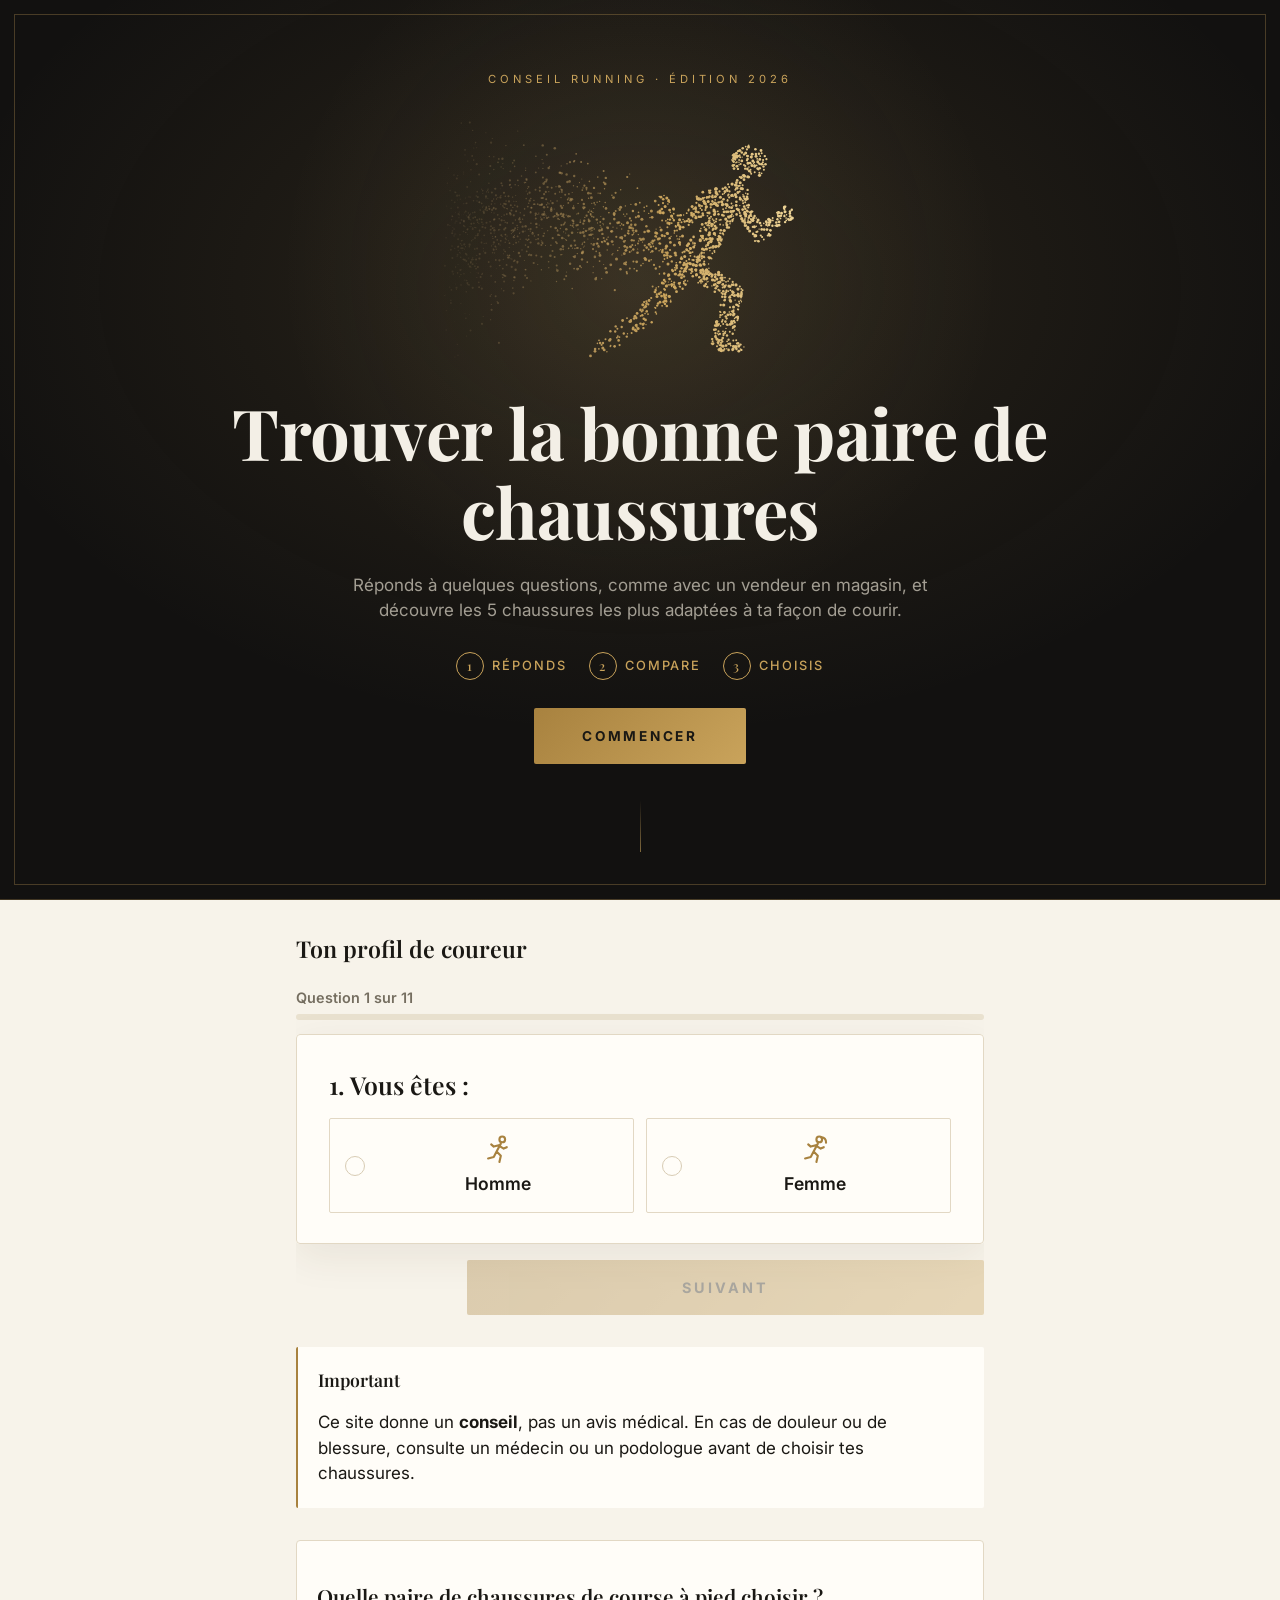
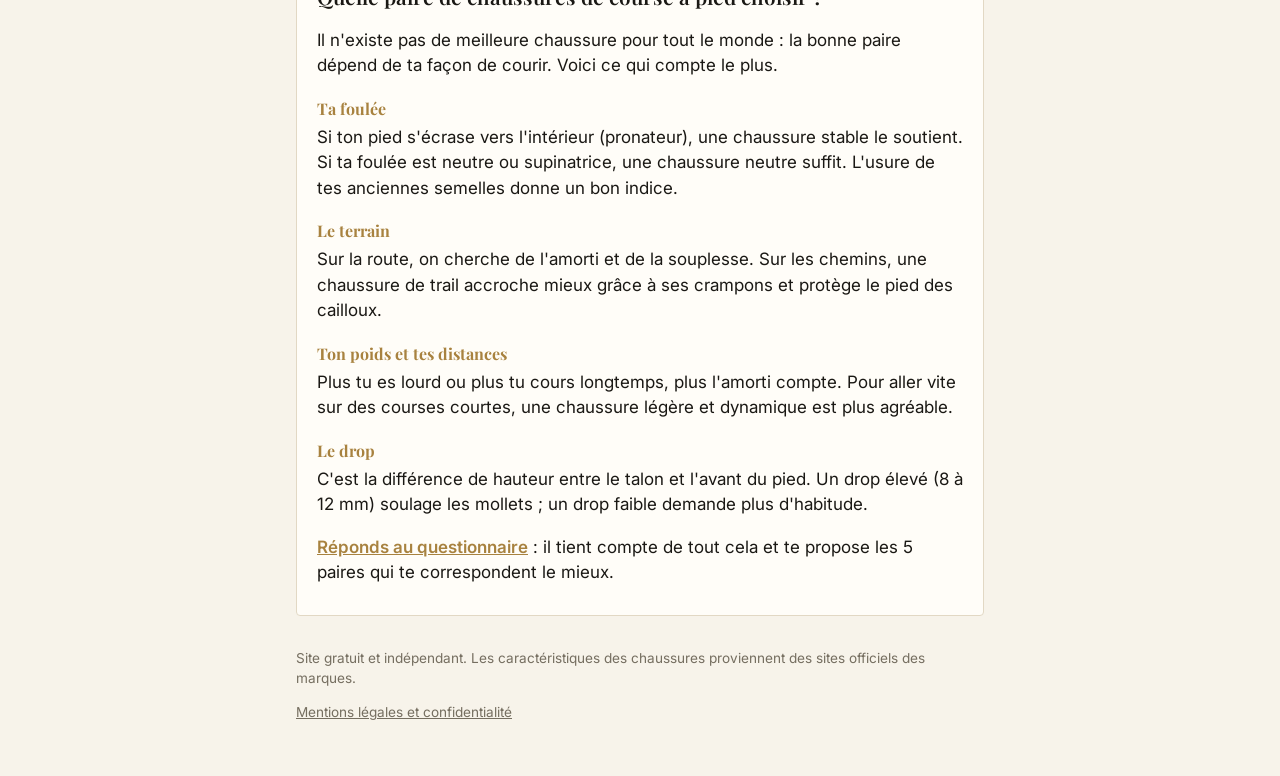
<file: index.html>
<!DOCTYPE html>
<html lang="fr">

  <head>
    <meta charset="UTF-8">
    <meta name="viewport" content="width=device-width, initial-scale=1">
    <title>Trouver la bonne paire de chaussures</title>
    <meta name="description" content="Quelle paire de chaussures de course à pied choisir ? Réponds à 10 questions (niveau, foulée, terrain, poids…) et découvre gratuitement les 5 chaussures de running faites pour toi.">
    <!-- Pour Google et les réseaux sociaux.
         canonical : l'adresse officielle de la page, pour que Google n'en garde qu'une.
         og:… : le titre et le texte affichés quand on partage le lien. -->
    <link rel="canonical" href="https://lachaussureparfaite.fr/">
    <meta property="og:site_name" content="La Chaussure Parfaite">
    <meta property="og:type" content="website">
    <meta property="og:locale" content="fr_FR">
    <meta property="og:url" content="https://lachaussureparfaite.fr/">
    <meta property="og:title" content="Trouver la bonne paire de chaussures">
    <meta property="og:description" content="Réponds à 10 questions et découvre gratuitement les 5 chaussures de running faites pour toi.">
    <meta property="og:image" content="https://lachaussureparfaite.fr/icones/icone-512.png">
    <!-- Donne à Google le nom du site (celui de l'adresse lachaussureparfaite.fr),
         affiché au-dessus du lien dans les résultats de recherche. -->
    <script type="application/ld+json">
      {
        "@context": "https://schema.org",
        "@type": "WebSite",
        "name": "La Chaussure Parfaite",
        "alternateName": "lachaussureparfaite.fr",
        "url": "https://lachaussureparfaite.fr/",
        "inLanguage": "fr"
      }
    </script>
    <!-- Indique au navigateur que le site existe en version claire ET sombre. -->
    <meta name="color-scheme" content="light dark">
    <!-- Pour l'appli de téléphone : la fiche de l'appli (nom, icône, couleurs),
         la couleur de la barre du téléphone et l'icône pour les iPhone. -->
    <link rel="manifest" href="manifest.webmanifest">
    <meta name="theme-color" content="#1a1814" media="(prefers-color-scheme: light)">
    <meta name="theme-color" content="#0d0d0f" media="(prefers-color-scheme: dark)">
    <meta name="apple-mobile-web-app-capable" content="yes">
    <meta name="apple-mobile-web-app-title" content="Ma paire">
    <link rel="apple-touch-icon" href="icones/icone-180.png">
    <!-- L'icône de l'onglet (favicon) : le logo du coureur doré (fichier images/logo.svg).
         Google l'affiche aussi à côté du site dans ses résultats. -->
    <link rel="icon" href="icones/favicon-48.png" type="image/png" sizes="48x48">
    <!-- Les polices viennent de Google Fonts (gratuites) : "Playfair Display" pour les titres,
         "Inter" pour le texte.
         Les deux "preconnect" font gagner un peu de temps au chargement. -->
    <link rel="preconnect" href="https://fonts.googleapis.com">
    <link rel="preconnect" href="https://fonts.gstatic.com" crossorigin>
    <link rel="stylesheet" href="https://fonts.googleapis.com/css2?family=Playfair+Display:wght@600;700&family=Inter:wght@400;500;600;700&display=swap">
    <!-- Relie la page à sa feuille de style. href = le chemin du fichier CSS. -->
        <link rel="stylesheet" href="css/style.css">
  </head>

  <body>
    <!-- Les pictogrammes dorés des réponses, dessinés pour le site.
         Chaque <symbol> est un dessin ; plus bas, <use href="#picto-…"> le réutilise.
         stroke="currentColor" : le trait prend la couleur du texte autour (ici l'or, voir .icone dans le CSS). -->
    <svg xmlns="http://www.w3.org/2000/svg" style="display:none">
      <symbol id="picto-homme" viewBox="0 0 24 24" fill="none" stroke="currentColor" stroke-width="1.5" stroke-linecap="round" stroke-linejoin="round"><circle cx="15" cy="4.5" r="2"/><path d="M14 7.5 11 13M13.2 9.2l2.8 1.8 2.2-1M12.6 8.6 9 9.6 7.2 8M11 13l3 3-1 4.5M11 13l-2 4-4 1"/></symbol>
      <symbol id="picto-femme" viewBox="0 0 24 24" fill="none" stroke="currentColor" stroke-width="1.5" stroke-linecap="round" stroke-linejoin="round"><circle cx="15" cy="4.5" r="2"/><path d="M16.4 3.1c2.1-.2 3.6 1.4 3.4 3.8M14 7.5 11 13M13.2 9.2l2.8 1.8 2.2-1M12.6 8.6 9 9.6 7.2 8M11 13l3 3-1 4.5M11 13l-2 4-4 1"/></symbol>
      <symbol id="picto-debutant" viewBox="0 0 24 24" fill="none" stroke="currentColor" stroke-width="1.5" stroke-linecap="round" stroke-linejoin="round"><path d="M12 21V11M12 13c0-4-3-6-7-6 0 4 3 6 7 6zM12 11c0-4 3-6 7-6 0 4-3 6-7 6z"/></symbol>
      <symbol id="picto-intermediaire" viewBox="0 0 24 24" fill="none" stroke="currentColor" stroke-width="1.5" stroke-linecap="round" stroke-linejoin="round"><path d="M3 16.5h17.5c.3 0 .5-.2.5-.5 0-1.6-1.2-2.8-3-3.2l-4.2-1L11.5 8H9l-.7 1.5H6L5 8H3zM3 19.5h18M10.5 11l1.5-.5M11.8 12.6l1.6-.5"/></symbol>
      <symbol id="picto-confirme" viewBox="0 0 24 24" fill="none" stroke="currentColor" stroke-width="1.5" stroke-linecap="round" stroke-linejoin="round"><path d="M8 4h8v5a4 4 0 0 1-8 0zM8 6H5a3 3 0 0 0 3 4M16 6h3a3 3 0 0 1-3 4M12 13v4M9.5 17h5M8 20.5h8"/></symbol>
      <symbol id="picto-plaisir" viewBox="0 0 24 24" fill="none" stroke="currentColor" stroke-width="1.5" stroke-linecap="round" stroke-linejoin="round"><circle cx="12" cy="12" r="9"/><path d="M8.5 14.5a4 4 0 0 0 7 0M9 9.5v.5M15 9.5v.5"/></symbol>
      <symbol id="picto-10km" viewBox="0 0 24 24" fill="none" stroke="currentColor" stroke-width="1.5" stroke-linecap="round" stroke-linejoin="round"><circle cx="12" cy="13.5" r="7"/><path d="M12 13.5V9.5M10 3h4M12 3v3.5M18 7.5l1.5-1.5"/></symbol>
      <symbol id="picto-semi" viewBox="0 0 24 24" fill="none" stroke="currentColor" stroke-width="1.5" stroke-linecap="round" stroke-linejoin="round"><path d="M8 3l4 7 4-7"/><circle cx="12" cy="15" r="5.5"/><path d="m12 12.6.8 1.6 1.7.2-1.2 1.2.3 1.7-1.6-.8-1.6.8.3-1.7-1.2-1.2 1.7-.2z"/></symbol>
      <symbol id="picto-marathon" viewBox="0 0 24 24" fill="none" stroke="currentColor" stroke-width="1.5" stroke-linecap="round" stroke-linejoin="round"><path d="M5 21V3.5M5 4h13l-2.5 4L18 12H5M9.3 4v8M13.7 4v8M5 8h11.5"/></symbol>
      <symbol id="picto-ultra" viewBox="0 0 24 24" fill="none" stroke="currentColor" stroke-width="1.5" stroke-linecap="round" stroke-linejoin="round"><path d="M2 20 9 8l4 6 3-4 6 10zM7.3 10.9l1.7 1.1 1.7-1.1"/></symbol>
      <symbol id="picto-route" viewBox="0 0 24 24" fill="none" stroke="currentColor" stroke-width="1.5" stroke-linecap="round" stroke-linejoin="round"><path d="M9 3 5 21M15 3l4 18M12 4v2M12 9v3M12 15v4"/></symbol>
      <symbol id="picto-trail" viewBox="0 0 24 24" fill="none" stroke="currentColor" stroke-width="1.5" stroke-linecap="round" stroke-linejoin="round"><path d="M12 3 7 10h3l-4 6h12l-4-6h3zM12 16v5"/></symbol>
      <symbol id="picto-mixte" viewBox="0 0 24 24" fill="none" stroke="currentColor" stroke-width="1.5" stroke-linecap="round" stroke-linejoin="round"><circle cx="9" cy="8.5" r="5"/><path d="M9 13.5V20M3 20.5h18M14.5 20.5c1.5-2.5 3-4 5.5-4.5"/></symbol>
      <symbol id="picto-amorti" viewBox="0 0 24 24" fill="none" stroke="currentColor" stroke-width="1.5" stroke-linecap="round" stroke-linejoin="round"><path d="M7 18h10.5a3.8 3.8 0 0 0 .4-7.6A5.5 5.5 0 0 0 7.3 9.6 4.2 4.2 0 0 0 7 18z"/></symbol>
      <symbol id="picto-equilibre" viewBox="0 0 24 24" fill="none" stroke="currentColor" stroke-width="1.5" stroke-linecap="round" stroke-linejoin="round"><circle cx="12" cy="4.5" r="1.2"/><path d="M12 5.7V20M8 20.5h8M4.5 7.5h15M4.5 7.5 2 13h5zM19.5 7.5 17 13h5zM2 13a2.5 2 0 0 0 5 0M17 13a2.5 2 0 0 0 5 0"/></symbol>
      <symbol id="picto-dynamisme" viewBox="0 0 24 24" fill="none" stroke="currentColor" stroke-width="1.5" stroke-linecap="round" stroke-linejoin="round"><path d="M13.5 2 5 14h6.5l-1 8L19 10h-6.5z"/></symbol>
      <symbol id="picto-normale" viewBox="0 0 24 24" fill="none" stroke="currentColor" stroke-width="1.5" stroke-linecap="round" stroke-linejoin="round"><path d="M12 2.8c-2.6 0-4.2 2.6-4.2 6.2 0 3 1.1 4.6 1.1 7.1 0 2.6-.9 5.1 3.1 5.1s3.4-3 3-5.6c-.3-2 1-3.6 1-6.6 0-3.6-1.5-6.2-4-6.2z"/></symbol>
      <symbol id="picto-large" viewBox="0 0 24 24" fill="none" stroke="currentColor" stroke-width="1.5" stroke-linecap="round" stroke-linejoin="round"><path d="M3 12h18M7 8l-4 4 4 4M17 8l4 4-4 4"/></symbol>
      <symbol id="picto-inconnue" viewBox="0 0 24 24" fill="none" stroke="currentColor" stroke-width="1.5" stroke-linecap="round" stroke-linejoin="round"><circle cx="12" cy="12" r="9"/><path d="M9.5 9.5a2.5 2.5 0 1 1 3.4 2.3c-.6.3-.9.9-.9 1.5v.6M12 16.8v.2"/></symbol>
    </svg>

    <!-- ===================== EN-TÊTE : L'ACCUEIL =====================
         Un grand bandeau noir et or, sur toute la hauteur de l'écran.
         La classe "hero" le fait aller d'un bord à l'autre de la page. -->
    <header class="hero">
      <div class="accueil">
        <p class="surtitre">Conseil running · Édition 2026</p>
        <!-- L'illustration du coureur en particules (fichier images/coureur.svg).
             Le <span> qui l'entoure sert au reflet doré qui passe sur les particules.
             alt="" : elle est décorative, les lecteurs d'écran la sautent. -->
        <span class="cadre-coureur">
          <img class="illustration-coureur" src="images/coureur.svg" alt="" width="400" height="280">
        </span>
        <!-- Chaque mot est dans deux <span> : le CSS fait monter les mots un par un
             (--m = la place du mot, pour le décalage). -->
        <h1><span class="mot"><span style="--m: 0">Trouver</span></span> <span class="mot"><span style="--m: 1">la</span></span> <span class="mot"><span style="--m: 2">bonne</span></span> <span class="mot"><span style="--m: 3">paire</span></span> <span class="mot"><span style="--m: 4">de</span></span> <span class="mot"><span style="--m: 5">chaussures</span></span></h1>
        <p class="accueil-texte">Réponds à quelques questions, comme avec un vendeur en magasin, et découvre les 5 chaussures les plus adaptées à ta façon de courir.</p>

        <!-- <ol> = liste numérotée : les 3 étapes du site. -->
        <ol class="etapes">
          <li><span class="etape-numero">1</span> Réponds</li>
          <li><span class="etape-numero">2</span> Compare</li>
          <li><span class="etape-numero">3</span> Choisis</li>
        </ol>

        <!-- Un lien vers la première question, habillé en bouton. -->
        <a class="bouton-commencer" href="#questionnaire">Commencer</a>

        <!-- Le petit trait animé en bas, qui invite à descendre. Purement décoratif. -->
        <span class="indice-defilement" aria-hidden="true"></span>
      </div>
    </header>

    <!-- ===================== CONTENU PRINCIPAL ===================== -->
    <main>

      <!-- ========== SECTION QUESTIONNAIRE ========== -->
      <section id="questionnaire">
        <h2>Ton profil de coureur</h2>

        <!-- La barre de progression : app.js indique la question en cours
             et remplit la barre au fur et à mesure des réponses.
             "hidden" la cache tant que le JavaScript n'a pas préparé le questionnaire. -->
        <div id="progression" class="progression" hidden>
          <p id="progression-texte">Question 1 sur 11</p>
          <div class="progression-fond">
            <div id="progression-barre" class="progression-barre"></div>
          </div>
        </div>

        <!-- <form> regroupe toutes les questions.
             id="formulaire" permettra au JavaScript de le retrouver.
             Chaque réponse est rangée dans un <div class="choix"> : le CSS en fait
             une grande case cliquable. -->
        <form id="formulaire">

          <!-- ----- Question 1 : le sexe -----
               C'est elle qui choisit le parcours (homme ou femme) : on ne peut pas passer
               à la suite sans y répondre, et seules les chaussures du bon
               modèle (homme ou femme) seront proposées.
               La classe "choix-deux" place les deux réponses côte à côte. -->
          <fieldset>
            <legend>1. Vous êtes :</legend>
            <div class="choix-deux">
            <div class="choix">
              <input type="radio" id="sexe-homme" name="sexe" value="homme" required>
              <label for="sexe-homme"><span class="icone" aria-hidden="true"><svg><use href="#picto-homme"/></svg></span>Homme</label>
            </div>
            <div class="choix">
              <input type="radio" id="sexe-femme" name="sexe" value="femme">
              <label for="sexe-femme"><span class="icone" aria-hidden="true"><svg><use href="#picto-femme"/></svg></span>Femme</label>
            </div>
            </div>
          </fieldset>

          <!-- La suite des questions. "hidden" la cache au départ :
               app.js l'affiche dès que le sexe est choisi. -->
          <div id="suite-questions" hidden>

          <!-- ----- Question 2 : le niveau -----
               Les 3 boutons ont le même name="niveau" : on ne peut en cocher qu'un.
               "required" sur le premier oblige à répondre avant d'envoyer. -->
          <fieldset>
            <legend>2. Quel est ton niveau ?</legend>
            <div class="choix">
              <input type="radio" id="niveau-debutant" name="niveau" value="debutant" required>
              <label for="niveau-debutant"><span class="icone" aria-hidden="true"><svg><use href="#picto-debutant"/></svg></span>Débutant (moins d'un an de course)</label>
            </div>
            <div class="choix">
              <input type="radio" id="niveau-intermediaire" name="niveau" value="intermediaire">
              <label for="niveau-intermediaire"><span class="icone" aria-hidden="true"><svg><use href="#picto-intermediaire"/></svg></span>Intermédiaire (je cours régulièrement)</label>
            </div>
            <div class="choix">
              <input type="radio" id="niveau-confirme" name="niveau" value="confirme">
              <label for="niveau-confirme"><span class="icone" aria-hidden="true"><svg><use href="#picto-confirme"/></svg></span>Confirmé (je m'entraîne avec des objectifs de temps)</label>
            </div>
          </fieldset>

          <!-- ----- Question 3 : le kilométrage -----
               <select> crée une liste déroulante. Chaque <option> est un choix.
               La première option, vide (value=""), oblige à faire un vrai choix grâce à "required". -->
          <fieldset>
            <legend>3. Combien de kilomètres cours-tu par semaine ?</legend>
            <label for="km">Kilométrage hebdomadaire</label>
            <select id="km" name="km" required>
              <option value="">Choisis une réponse</option>
              <option value="moins15">Moins de 15 km</option>
              <option value="15a30">De 15 à 30 km</option>
              <option value="30a50">De 30 à 50 km</option>
              <option value="plus50">Plus de 50 km</option>
            </select>
          </fieldset>

          <!-- ----- Question 4 : l'objectif ----- -->
          <fieldset>
            <legend>4. Quel est ton objectif principal ?</legend>
            <div class="choix">
              <input type="radio" id="objectif-plaisir" name="objectif" value="plaisir" required>
              <label for="objectif-plaisir"><span class="icone" aria-hidden="true"><svg><use href="#picto-plaisir"/></svg></span>Courir pour le plaisir et la forme</label>
            </div>
            <div class="choix">
              <input type="radio" id="objectif-10km" name="objectif" value="10km">
              <label for="objectif-10km"><span class="icone" aria-hidden="true"><svg><use href="#picto-10km"/></svg></span>Courses de 5 à 10 km</label>
            </div>
            <div class="choix">
              <input type="radio" id="objectif-semi" name="objectif" value="semi">
              <label for="objectif-semi"><span class="icone" aria-hidden="true"><svg><use href="#picto-semi"/></svg></span>Semi-marathon</label>
            </div>
            <div class="choix">
              <input type="radio" id="objectif-marathon" name="objectif" value="marathon">
              <label for="objectif-marathon"><span class="icone" aria-hidden="true"><svg><use href="#picto-marathon"/></svg></span>Marathon</label>
            </div>
            <div class="choix">
              <input type="radio" id="objectif-ultra" name="objectif" value="ultra">
              <label for="objectif-ultra"><span class="icone" aria-hidden="true"><svg><use href="#picto-ultra"/></svg></span>Trail long ou ultra</label>
            </div>
          </fieldset>

          <!-- ----- Question 5 : le terrain ----- -->
          <fieldset>
            <legend>5. Sur quel terrain cours-tu le plus ?</legend>
            <div class="choix">
              <input type="radio" id="terrain-route" name="terrain" value="route" required>
              <label for="terrain-route"><span class="icone" aria-hidden="true"><svg><use href="#picto-route"/></svg></span>Route, trottoirs, piste</label>
            </div>
            <div class="choix">
              <input type="radio" id="terrain-trail" name="terrain" value="trail">
              <label for="terrain-trail"><span class="icone" aria-hidden="true"><svg><use href="#picto-trail"/></svg></span>Trail : sentiers, montagne, boue</label>
            </div>
            <div class="choix">
              <input type="radio" id="terrain-mixte" name="terrain" value="mixte">
              <label for="terrain-mixte"><span class="icone" aria-hidden="true"><svg><use href="#picto-mixte"/></svg></span>Mixte : un peu des deux, chemins de parc</label>
            </div>
          </fieldset>

          <!-- ----- Question 6 : le poids -----
               On demande une fourchette, pas un chiffre précis : c'est moins intrusif
               et ça suffit pour choisir le niveau d'amorti. -->
          <fieldset>
            <legend>6. Quel est ton poids approximatif ?</legend>
            <label for="poids">Poids</label>
            <select id="poids" name="poids" required>
              <!-- Les tranches de poids sont ajoutées par app.js :
                   elles ne sont pas les mêmes pour les hommes et pour les femmes. -->
              <option value="">Choisis une réponse</option>
            </select>
          </fieldset>

          <!-- ----- Question 7 : la foulée (pronation) -----
               <small> affiche un texte d'aide plus discret.
               Pas d'icônes ici : le schéma explique déjà les réponses. -->
          <fieldset>
            <legend>7. Comment ton pied se pose-t-il ?</legend>
            <p><small>Astuce : regarde l'usure de tes anciennes chaussures. Usées côté intérieur : plutôt pronateur. Côté extérieur : plutôt supinateur. Usure centrée : neutre.</small></p>
            <!-- Le schéma des 3 types de foulée (fichier images/foulee.svg).
                 <figure> regroupe une image et sa légende (<figcaption>). -->
            <figure class="schema-foulee">
              <img src="images/foulee.svg" alt="Schéma : pied neutre, usure au centre de la semelle ; pronateur, le pied s'écrase vers l'intérieur et la semelle s'use côté intérieur ; supinateur, le pied roule vers l'extérieur et la semelle s'use côté extérieur." width="360" height="228">
              <figcaption>En haut, les pieds vus de dos. En bas, les semelles vues de dessus : la zone dorée montre où elles s'usent.</figcaption>
            </figure>
            <div class="choix">
              <input type="radio" id="foulee-neutre" name="foulee" value="neutre" required>
              <label for="foulee-neutre">Neutre</label>
            </div>
            <div class="choix">
              <input type="radio" id="foulee-pronateur" name="foulee" value="pronateur">
              <label for="foulee-pronateur">Pronateur (le pied s'écrase vers l'intérieur)</label>
            </div>
            <div class="choix">
              <input type="radio" id="foulee-supinateur" name="foulee" value="supinateur">
              <label for="foulee-supinateur">Supinateur (le pied roule vers l'extérieur)</label>
            </div>
            <div class="choix">
              <input type="radio" id="foulee-inconnue" name="foulee" value="inconnue">
              <label for="foulee-inconnue">Je ne sais pas</label>
            </div>
          </fieldset>

          <!-- ----- Question 8 : les blessures passées -----
               Ici ce sont des CHECKBOX : plusieurs réponses possibles.
               Pas de "required" : on peut n'en cocher aucune. -->
          <fieldset>
            <legend>8. As-tu déjà eu une de ces blessures ? (plusieurs choix possibles)</legend>
            <div class="choix">
              <input type="checkbox" id="blessure-genou" name="blessures" value="genou">
              <label for="blessure-genou">Douleur au genou</label>
            </div>
            <div class="choix">
              <input type="checkbox" id="blessure-tibia" name="blessures" value="tibia">
              <label for="blessure-tibia">Douleur au tibia (périostite)</label>
            </div>
            <div class="choix">
              <input type="checkbox" id="blessure-achille" name="blessures" value="achille">
              <label for="blessure-achille">Tendon d'Achille</label>
            </div>
            <div class="choix">
              <input type="checkbox" id="blessure-plantaire" name="blessures" value="plantaire">
              <label for="blessure-plantaire">Sous le pied (aponévrosite plantaire)</label>
            </div>
            <div class="choix">
              <input type="checkbox" id="blessure-cheville" name="blessures" value="cheville">
              <label for="blessure-cheville">Entorses de cheville à répétition</label>
            </div>
          </fieldset>

          <!-- ----- Question 9 : les sensations ----- -->
          <fieldset>
            <legend>9. Quelles sensations recherches-tu ?</legend>
            <div class="choix">
              <input type="radio" id="sensation-amorti" name="sensation" value="amorti" required>
              <label for="sensation-amorti"><span class="icone" aria-hidden="true"><svg><use href="#picto-amorti"/></svg></span>Beaucoup d'amorti, du confort</label>
            </div>
            <div class="choix">
              <input type="radio" id="sensation-equilibre" name="sensation" value="equilibre">
              <label for="sensation-equilibre"><span class="icone" aria-hidden="true"><svg><use href="#picto-equilibre"/></svg></span>Un équilibre entre confort et dynamisme</label>
            </div>
            <div class="choix">
              <input type="radio" id="sensation-dynamisme" name="sensation" value="dynamisme">
              <label for="sensation-dynamisme"><span class="icone" aria-hidden="true"><svg><use href="#picto-dynamisme"/></svg></span>Du dynamisme, une chaussure légère et réactive</label>
            </div>
          </fieldset>

          <!-- ----- Question 10 : la largeur du pied ----- -->
          <fieldset>
            <legend>10. Comment est la largeur de ton pied ?</legend>
            <div class="choix">
              <input type="radio" id="largeur-normale" name="largeur" value="normale" required>
              <label for="largeur-normale"><span class="icone" aria-hidden="true"><svg><use href="#picto-normale"/></svg></span>Normale</label>
            </div>
            <div class="choix">
              <input type="radio" id="largeur-large" name="largeur" value="large">
              <label for="largeur-large"><span class="icone" aria-hidden="true"><svg><use href="#picto-large"/></svg></span>Large (je me sens souvent serré)</label>
            </div>
            <div class="choix">
              <input type="radio" id="largeur-inconnue" name="largeur" value="inconnue">
              <label for="largeur-inconnue"><span class="icone" aria-hidden="true"><svg><use href="#picto-inconnue"/></svg></span>Je ne sais pas</label>
            </div>
          </fieldset>

          <!-- ----- Question 11 : le budget ----- -->
          <fieldset>
            <legend>11. Quel est ton budget maximum ?</legend>
            <label for="budget">Budget</label>
            <select id="budget" name="budget" required>
              <option value="">Choisis une réponse</option>
              <option value="100">Jusqu'à 100 €</option>
              <option value="150">Jusqu'à 150 €</option>
              <option value="200">Jusqu'à 200 €</option>
              <option value="illimite">Peu importe</option>
            </select>
          </fieldset>

          <!-- Le bouton d'envoi. type="submit" signifie : "envoie le formulaire". -->
          <button type="submit" id="bouton-envoyer">Voir mes chaussures</button>
          </div>

          <!-- ----- Le récapitulatif des réponses -----
               Il s'affiche quand on revient des résultats pour changer une réponse.
               app.js le remplit : une ligne par question, un clic pour la modifier. -->
          <div id="recapitulatif" class="recapitulatif" tabindex="-1" hidden>
            <h3>Tes réponses</h3>
            <p><small>Choisis la réponse à changer : pas besoin de tout refaire.</small></p>
            <ul id="liste-reponses" class="liste-reponses"></ul>
            <button type="submit">Voir mes chaussures</button>
          </div>

          <!-- Les boutons pour passer d'une question à l'autre.
               app.js les affiche et y range aussi le bouton « Voir mes chaussures ».
               type="button" : ils n'envoient pas le formulaire. -->
          <div id="navigation-etapes" class="navigation-etapes" hidden>
            <button type="button" id="bouton-precedent" class="bouton-secondaire">Précédent</button>
            <button type="button" id="bouton-suivant">Suivant</button>
          </div>
        </form>
      </section>


      <!-- ========== AVERTISSEMENT ========== -->
      <aside id="avertissement">
        <h2>Important</h2>
        <p>Ce site donne un <strong>conseil</strong>, pas un avis médical. En cas de douleur ou de blessure, consulte un médecin ou un podologue avant de choisir tes chaussures.</p>
      </aside>

      <!-- ========== GUIDE ==========
           Un petit texte qui répond à la question que les gens tapent sur Google.
           Google lit ce texte pour savoir de quoi parle le site. -->
      <section id="guide">
        <h2>Quelle paire de chaussures de course à pied choisir ?</h2>
        <p>Il n'existe pas de meilleure chaussure pour tout le monde : la bonne paire dépend de ta façon de courir. Voici ce qui compte le plus.</p>
        <h3>Ta foulée</h3>
        <p>Si ton pied s'écrase vers l'intérieur (pronateur), une chaussure stable le soutient. Si ta foulée est neutre ou supinatrice, une chaussure neutre suffit. L'usure de tes anciennes semelles donne un bon indice.</p>
        <h3>Le terrain</h3>
        <p>Sur la route, on cherche de l'amorti et de la souplesse. Sur les chemins, une chaussure de trail accroche mieux grâce à ses crampons et protège le pied des cailloux.</p>
        <h3>Ton poids et tes distances</h3>
        <p>Plus tu es lourd ou plus tu cours longtemps, plus l'amorti compte. Pour aller vite sur des courses courtes, une chaussure légère et dynamique est plus agréable.</p>
        <h3>Le drop</h3>
        <p>C'est la différence de hauteur entre le talon et l'avant du pied. Un drop élevé (8 à 12 mm) soulage les mollets ; un drop faible demande plus d'habitude.</p>
        <p><a href="#questionnaire">Réponds au questionnaire</a> : il tient compte de tout cela et te propose les 5 paires qui te correspondent le mieux.</p>
      </section>

    </main>

    <!-- ===================== PIED DE PAGE ===================== -->
    <footer>
      <p>Site gratuit et indépendant. Les caractéristiques des chaussures proviennent des sites officiels des marques.</p>
      <p><a href="mentions-legales.html">Mentions légales et confidentialité</a></p>
    </footer>

        <!-- Charge le JavaScript. On le place en bas de la page pour que tout le HTML
         soit déjà construit quand le script démarre (sinon il ne trouverait pas le formulaire). -->
    <script src="js/app.js"></script>
    <!-- Les effets communs aux pages : apparitions au défilement, transitions entre les pages. -->
    <script src="js/effets.js"></script>
    <!-- Installe l'appli de téléphone (voir js/appli.js). -->
    <script src="js/appli.js"></script>
    <!-- Le compteur de visites GoatCounter : il compte les pages vues, sans cookie
         et sans garder l'adresse IP. Les chiffres sont sur lachaussureparfaite.goatcounter.com.
         On envoie toujours l'adresse « / », sans les réponses qu'elle peut contenir
         quand on revient des résultats pour les modifier. -->
    <script data-goatcounter="https://lachaussureparfaite.goatcounter.com/count"
            data-goatcounter-settings='{"path": "/"}'
            async src="//gc.zgo.at/count.js"></script>
  </body>
</html>
</file>
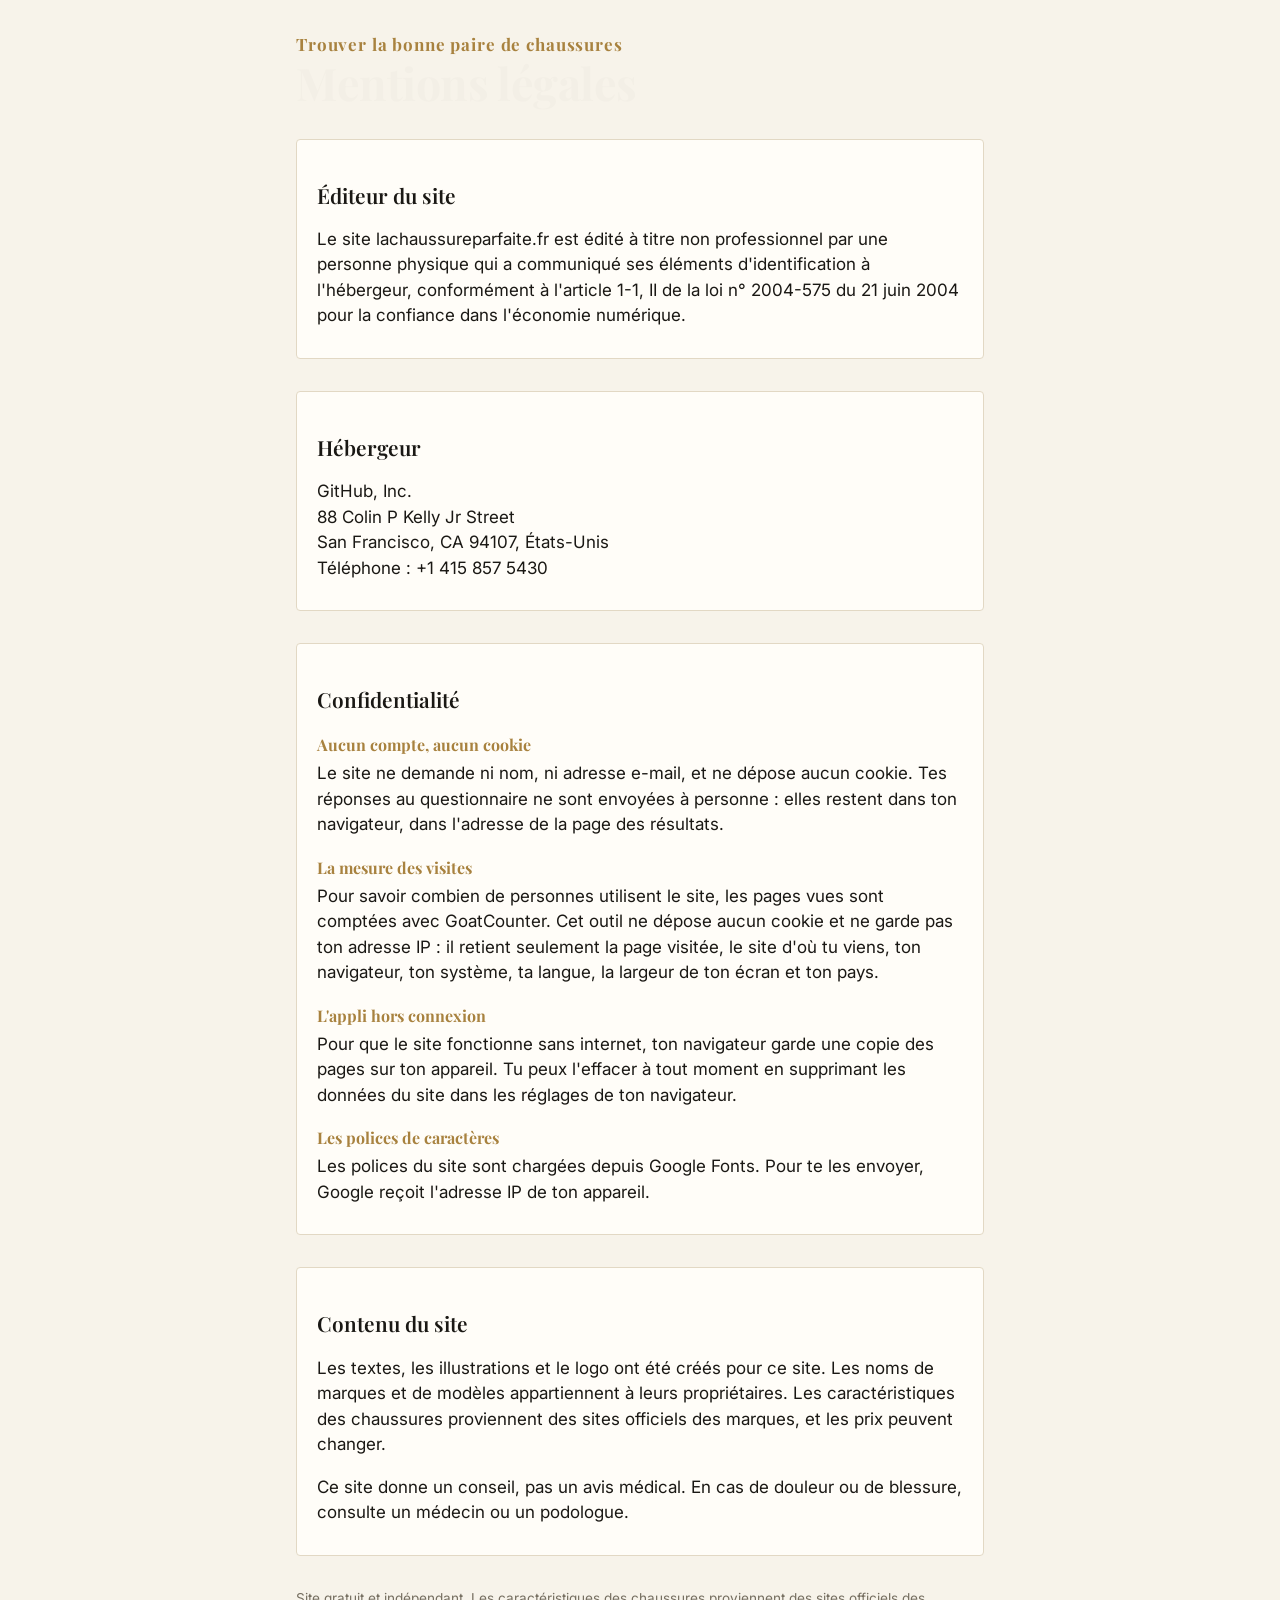
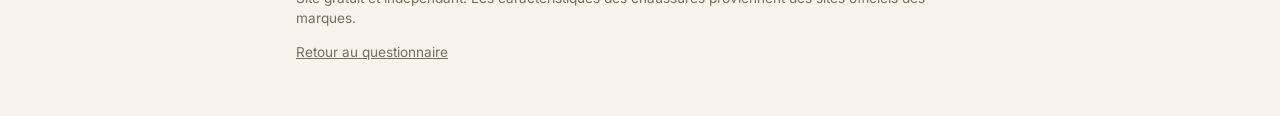
<file: mentions-legales.html>
<!DOCTYPE html>
<html lang="fr">

  <head>
    <meta charset="UTF-8">
    <meta name="viewport" content="width=device-width, initial-scale=1">
    <title>Mentions légales · La Chaussure Parfaite</title>
    <meta name="description" content="Mentions légales et confidentialité du site La Chaussure Parfaite.">
    <!-- Même favicon, mêmes couleurs et même feuille de style que les autres pages. -->
    <link rel="icon" href="icones/favicon-48.png" type="image/png" sizes="48x48">
    <meta name="color-scheme" content="light dark">
    <link rel="manifest" href="manifest.webmanifest">
    <meta name="theme-color" content="#1a1814" media="(prefers-color-scheme: light)">
    <meta name="theme-color" content="#0d0d0f" media="(prefers-color-scheme: dark)">
    <link rel="apple-touch-icon" href="icones/icone-180.png">
    <link rel="preconnect" href="https://fonts.googleapis.com">
    <link rel="preconnect" href="https://fonts.gstatic.com" crossorigin>
    <link rel="stylesheet" href="https://fonts.googleapis.com/css2?family=Playfair+Display:wght@600;700&family=Inter:wght@400;500;600;700&display=swap">
    <link rel="stylesheet" href="css/style.css">
  </head>

  <body>

    <!-- ===================== EN-TÊTE ===================== -->
    <header>
      <!-- Le titre du site ramène au questionnaire. -->
      <p class="nom-du-site"><a href="index.html">Trouver la bonne paire de chaussures</a></p>
    </header>

    <!-- ===================== CONTENU PRINCIPAL ===================== -->
    <main>
      <h1>Mentions légales</h1>

      <!-- Qui publie le site. Un particulier qui ne gagne pas d'argent avec son site
           peut rester anonyme, à condition d'avoir donné son identité à l'hébergeur
           (loi pour la confiance dans l'économie numérique, article 1-1, II).
           ATTENTION : dès que le site rapporte de l'argent (affiliation, publicité),
           il faudra remplacer ce paragraphe par le nom, l'adresse et le téléphone
           de l'éditeur. -->
      <section class="bloc-texte">
        <h2>Éditeur du site</h2>
        <p>Le site lachaussureparfaite.fr est édité à titre non professionnel par une personne physique qui a communiqué ses éléments d'identification à l'hébergeur, conformément à l'article 1-1, II de la loi n° 2004-575 du 21 juin 2004 pour la confiance dans l'économie numérique.</p>
      </section>

      <!-- Qui stocke le site. Source : registre ARIN (fiche GITHU1-ARIN), consulté le 29/10/2026. -->
      <section class="bloc-texte">
        <h2>Hébergeur</h2>
        <p>GitHub, Inc.<br>
          88 Colin P Kelly Jr Street<br>
          San Francisco, CA 94107, États-Unis<br>
          Téléphone : +1 415 857 5430</p>
      </section>

      <section class="bloc-texte">
        <h2>Confidentialité</h2>
        <h3>Aucun compte, aucun cookie</h3>
        <p>Le site ne demande ni nom, ni adresse e-mail, et ne dépose aucun cookie. Tes réponses au questionnaire ne sont envoyées à personne : elles restent dans ton navigateur, dans l'adresse de la page des résultats.</p>
        <h3>La mesure des visites</h3>
        <!-- Source : page « Privacy » de goatcounter.com, consultée le 29/10/2026. -->
        <p>Pour savoir combien de personnes utilisent le site, les pages vues sont comptées avec GoatCounter. Cet outil ne dépose aucun cookie et ne garde pas ton adresse IP : il retient seulement la page visitée, le site d'où tu viens, ton navigateur, ton système, ta langue, la largeur de ton écran et ton pays.</p>
        <h3>L'appli hors connexion</h3>
        <p>Pour que le site fonctionne sans internet, ton navigateur garde une copie des pages sur ton appareil. Tu peux l'effacer à tout moment en supprimant les données du site dans les réglages de ton navigateur.</p>
        <h3>Les polices de caractères</h3>
        <p>Les polices du site sont chargées depuis Google Fonts. Pour te les envoyer, Google reçoit l'adresse IP de ton appareil.</p>
      </section>

      <section class="bloc-texte">
        <h2>Contenu du site</h2>
        <p>Les textes, les illustrations et le logo ont été créés pour ce site. Les noms de marques et de modèles appartiennent à leurs propriétaires. Les caractéristiques des chaussures proviennent des sites officiels des marques, et les prix peuvent changer.</p>
        <p>Ce site donne un conseil, pas un avis médical. En cas de douleur ou de blessure, consulte un médecin ou un podologue.</p>
      </section>
    </main>

    <!-- ===================== PIED DE PAGE ===================== -->
    <footer>
      <p>Site gratuit et indépendant. Les caractéristiques des chaussures proviennent des sites officiels des marques.</p>
      <p><a href="index.html">Retour au questionnaire</a></p>
    </footer>

    <!-- Installe l'appli de téléphone (voir js/appli.js). -->
    <script src="js/appli.js"></script>
    <!-- Les effets communs aux pages : apparitions au défilement, transitions entre les pages. -->
    <script src="js/effets.js"></script>
    <!-- Le compteur de visites GoatCounter : il compte les pages vues, sans cookie
         et sans garder l'adresse IP. Les chiffres sont sur lachaussureparfaite.goatcounter.com. -->
    <script data-goatcounter="https://lachaussureparfaite.goatcounter.com/count"
            async src="//gc.zgo.at/count.js"></script>
  </body>
</html>
</file>
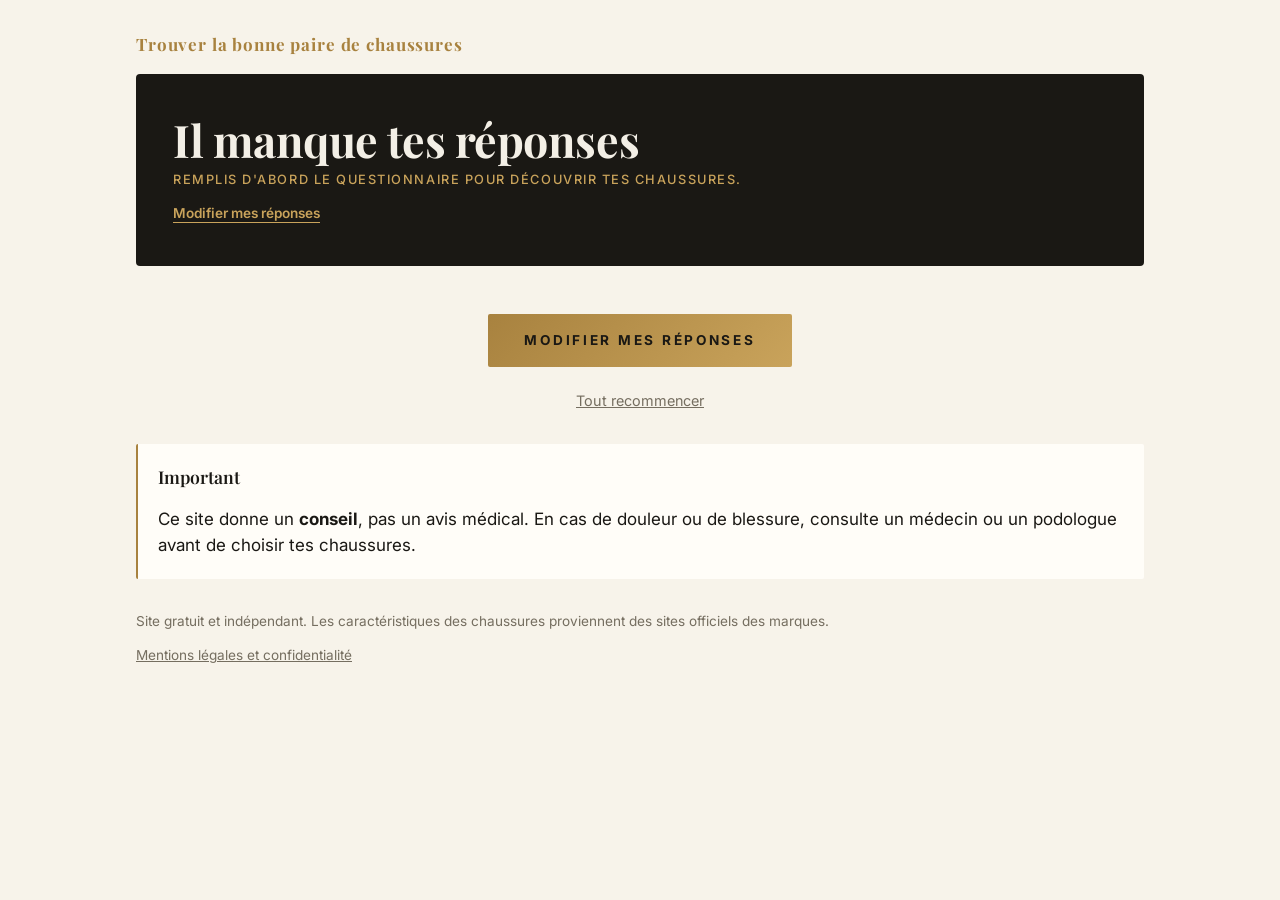
<file: resultats.html>
<!DOCTYPE html>
<html lang="fr">

  <head>
    <meta charset="UTF-8">
    <meta name="viewport" content="width=device-width, initial-scale=1">
    <title>Tes 5 chaussures · Trouver la bonne paire de chaussures</title>
    <meta name="description" content="Les 5 chaussures de running qui correspondent le mieux à ton profil de coureur.">
    <!-- Cette page dépend des réponses au questionnaire : on demande à Google
         de ne pas l'afficher dans ses résultats (il garde la page d'accueil). -->
    <meta name="robots" content="noindex">
    <!-- Même favicon et même feuille de style que la page du questionnaire. -->
    <link rel="icon" href="icones/favicon-48.png" type="image/png" sizes="48x48">
    <meta name="color-scheme" content="light dark">
    <!-- Pour l'appli de téléphone : la fiche de l'appli (nom, icône, couleurs),
         la couleur de la barre du téléphone et l'icône pour les iPhone. -->
    <link rel="manifest" href="manifest.webmanifest">
    <meta name="theme-color" content="#1a1814" media="(prefers-color-scheme: light)">
    <meta name="theme-color" content="#0d0d0f" media="(prefers-color-scheme: dark)">
    <meta name="apple-mobile-web-app-capable" content="yes">
    <meta name="apple-mobile-web-app-title" content="Ma paire">
    <link rel="apple-touch-icon" href="icones/icone-180.png">
    <!-- Les mêmes polices que sur la page du questionnaire. -->
    <link rel="preconnect" href="https://fonts.googleapis.com">
    <link rel="preconnect" href="https://fonts.gstatic.com" crossorigin>
    <link rel="stylesheet" href="https://fonts.googleapis.com/css2?family=Playfair+Display:wght@600;700&family=Inter:wght@400;500;600;700&display=swap">
    <link rel="stylesheet" href="css/style.css">
    <!-- Sans JavaScript, l'écran d'analyse ne s'effacerait jamais : on le cache. -->
    <noscript><style>.voile-analyse { display: none; }</style></noscript>
  </head>

  <!-- La classe "page-resultats" permet au CSS d'élargir cette page et de la rendre plus spectaculaire. -->
  <body class="page-resultats">

    <!-- L'écran d'analyse : il s'affiche un court instant pendant le calcul,
         puis s'efface pour laisser apparaître les chaussures (voir resultats.js).
         aria-hidden : les lecteurs d'écran l'ignorent, ils reçoivent directement les résultats. -->
    <div id="voile-analyse" class="voile-analyse" aria-hidden="true">
      <div class="anneau-analyse">
        <img src="images/logo.svg" alt="" width="64" height="64">
      </div>
      <p id="texte-analyse" class="texte-analyse">Analyse de ton profil…</p>
    </div>

    <!-- ===================== EN-TÊTE ===================== -->
    <header>
      <!-- Le titre du site ramène au questionnaire. -->
      <p class="nom-du-site"><a href="index.html">Trouver la bonne paire de chaussures</a></p>
    </header>

    <!-- ===================== CONTENU PRINCIPAL ===================== -->
    <main>

      <!-- ========== LE BANDEAU ==========
           resultats.js y écrit le résumé du profil (ex. : « Femme · Route · Semi-marathon »). -->
      <section class="bandeau-resultats">
        <h1 id="titre-resultats" tabindex="-1">Tes 5 chaussures idéales</h1>
        <p id="resume-profil">Calcul de tes recommandations…</p>
        <!-- resultats.js ajoute les réponses à l'adresse de ce lien : le questionnaire
             s'ouvre déjà rempli, sur le récapitulatif. -->
        <a class="lien-modifier lien-modifier-bandeau" href="index.html#questionnaire">Modifier mes réponses</a>
      </section>

      <!-- ========== LES CARTES ==========
           resultats.js remplit cette section avec une carte par chaussure.
           aria-live="polite" : les lecteurs d'écran annoncent le contenu quand il arrive. -->
      <section id="resultats" aria-live="polite"></section>

      <!-- Deux façons de repartir : changer une ou deux réponses (le questionnaire
           s'ouvre déjà rempli), ou tout recommencer avec un questionnaire vide. -->
      <p class="zone-recommencer">
        <a class="lien-modifier bouton-recommencer" href="index.html#questionnaire">Modifier mes réponses</a>
        <a class="lien-recommencer" href="index.html">Tout recommencer</a>
      </p>

      <!-- ========== AVERTISSEMENT ========== -->
      <aside id="avertissement">
        <h2>Important</h2>
        <p>Ce site donne un <strong>conseil</strong>, pas un avis médical. En cas de douleur ou de blessure, consulte un médecin ou un podologue avant de choisir tes chaussures.</p>
      </aside>

    </main>

    <!-- ===================== PIED DE PAGE ===================== -->
    <footer>
      <p>Site gratuit et indépendant. Les caractéristiques des chaussures proviennent des sites officiels des marques.</p>
      <p><a href="mentions-legales.html">Mentions légales et confidentialité</a></p>
    </footer>

    <!-- L'ordre compte : recommandation.js (le calcul) doit être chargé AVANT resultats.js,
         qui utilise ses fonctions. -->
    <script src="js/recommandation.js"></script>
    <script src="js/resultats.js"></script>
    <!-- Installe l'appli de téléphone (voir js/appli.js). -->
    <script src="js/appli.js"></script>
    <!-- Les effets communs aux pages : apparitions au défilement, transitions entre les pages. -->
    <script src="js/effets.js"></script>
    <!-- Le compteur de visites GoatCounter : il compte les pages vues, sans cookie
         et sans garder l'adresse IP. Les chiffres sont sur lachaussureparfaite.goatcounter.com.
         Ici, on envoie toujours la même adresse « /resultats.html », sans les réponses
         au questionnaire qui sont à la fin de l'adresse. -->
    <script data-goatcounter="https://lachaussureparfaite.goatcounter.com/count"
            data-goatcounter-settings='{"path": "/resultats.html"}'
            async src="//gc.zgo.at/count.js"></script>
  </body>
</html>
</file>
<file: css/style.css>
/* =========================================================
   FEUILLE DE STYLE DU SITE "TROUVER LA BONNE PAIRE DE CHAUSSURES"
   ========================================================= */

/* ---------- 1. Les variables ----------
   :root désigne toute la page. On y range nos couleurs dans des "variables"
   (elles commencent par --). Pour changer une couleur partout sur le site,
   il suffit de la modifier ICI. Le mode sombre (section 2) les remplace. */
:root {
  --couleur-principale: #a8823f;   /* or : boutons, réponses choisies, filets */
  --couleur-secondaire: #c9a35b;   /* or clair : fin des barres dorées */
  --degrade: linear-gradient(135deg, #a8823f, #c9a35b);   /* le dégradé doré des boutons */
  --couleur-fond: #f7f3ea;         /* ivoire : fond de la page */
  --fond-page: #f7f3ea;            /* le fond complet de la page (un dégradé en mode sombre) */
  --couleur-carte: #fffdf8;        /* blanc cassé : fond des blocs de questions */
  --couleur-pale: #f1e7d2;         /* or très pâle : réponse choisie */
  --couleur-texte: #1a1814;        /* presque noir : texte principal */
  --couleur-texte-doux: #756e60;   /* gris chaud : textes d'aide */
  --couleur-bordure: #e2d8c4;      /* beige : contours */
  --bordure-pastille: #d8ccb4;     /* beige un peu plus foncé : contour des pastilles */
  --couleur-case-vide: #e9e1cf;    /* beige : cases vides des jauges */
  --fond-bandeau: #1a1814;         /* noir : bandeaux de l'accueil et des résultats */
  --bordure-bandeau: transparent;  /* contour des bandeaux (visible en mode sombre) */
  --or-sur-bandeau: #c9a35b;       /* or : petits textes posés sur les bandeaux noirs */
  --texte-sur-or: #1a1814;         /* texte des boutons dorés */
  --ombre: 0 12px 40px rgba(60, 45, 20, 0.08);            /* ombre douce : les cartes "flottent" */
  --ombre-premiere: 0 20px 50px rgba(60, 45, 20, 0.12);   /* ombre plus marquée de la carte n°1 */
  --reflet-or: rgba(201, 163, 91, 0.28);                  /* reflet qui traverse la carte n°1 */
  --ombre-survol: 0 28px 60px rgba(60, 45, 20, 0.16);     /* ombre d'une carte soulevée par la souris */
  --douceur: cubic-bezier(0.2, 0.8, 0.2, 1);              /* la courbe des mouvements : rapide puis tout en douceur */
  --arrondi: 4px;                  /* coins à peine arrondis : plus élégant */
  --police-titres: "Playfair Display", Georgia, serif;
  --police-texte: "Inter", system-ui, -apple-system, "Segoe UI", Roboto, sans-serif;
}

/* ---------- 2. Le mode sombre : noir et or ----------
   Cette "media query" s'applique seulement si le téléphone ou l'ordinateur
   est réglé en mode sombre. On change juste les variables : tout le site suit. */
@media (prefers-color-scheme: dark) {
  :root {
    --couleur-principale: #c9a35b;
    --couleur-secondaire: #e6c88a;
    --degrade: linear-gradient(135deg, #c9a35b, #e6c88a);
    --couleur-fond: #0d0d0f;
    /* radial-gradient : une lueur dorée très légère en haut de la page */
    --fond-page: radial-gradient(1200px 600px at 50% -10%, #1d1a14, #0d0d0f 60%);
    --couleur-carte: #16161a;
    --couleur-pale: #2a2418;
    --couleur-texte: #f3efe6;
    --couleur-texte-doux: #a39e93;
    --couleur-bordure: #2c2b30;
    --bordure-pastille: #3a3830;
    --couleur-case-vide: #2c2b30;
    --fond-bandeau: transparent;
    --bordure-bandeau: #2c2b30;
    --or-sur-bandeau: #e6c88a;
    --texte-sur-or: #0d0d0f;
    --ombre: 0 20px 50px rgba(0, 0, 0, 0.5);
    --ombre-premiere: 0 0 0 1px rgba(201, 163, 91, 0.25), 0 30px 60px rgba(0, 0, 0, 0.6);
    --reflet-or: rgba(232, 200, 130, 0.18);
    --ombre-survol: 0 0 0 1px rgba(201, 163, 91, 0.35), 0 34px 70px rgba(0, 0, 0, 0.7);
  }
}

/* ---------- 3. Réglage de base ----------
   box-sizing: border-box fait que la largeur d'un élément INCLUT ses marges intérieures.
   Sans ça, les calculs de taille deviennent vite casse-tête. Le * veut dire "tous les éléments". */
* {
  box-sizing: border-box;
}

/* L'attribut "hidden" cache toujours l'élément, même si une autre règle
   lui donne un "display" (les boutons, par exemple). */
[hidden] {
  display: none !important;
}

/* Quand on clique sur "Commencer", la page glisse doucement jusqu'aux questions. */
html {
  scroll-behavior: smooth;
}

body {
  margin: 0;                                  /* supprime la marge blanche par défaut du navigateur */
  font-family: var(--police-texte);           /* "Inter" : sobre et très lisible */
  font-size: 17px;
  line-height: 1.5;                           /* espace entre les lignes : plus confortable à lire */
  color: var(--couleur-texte);                /* var(...) utilise une variable définie plus haut */
  background: var(--fond-page);
  background-attachment: fixed;               /* le fond ne défile pas avec la page */
}

/* Les titres utilisent la police élégante "Playfair Display". */
h1,
h2,
h3,
legend {
  font-family: var(--police-titres);
}

/* ---------- 4. La largeur du contenu ----------
   On limite la largeur pour que les lignes ne soient pas trop longues sur grand écran,
   et margin: 0 auto centre le bloc horizontalement. padding = marge intérieure. */
header,
main,
footer {
  max-width: 720px;
  margin: 0 auto;
  padding: 0 16px;
}

/* ---------- 5. Les animations ----------
   @keyframes décrit une animation : ici, l'élément apparaît en glissant un peu vers le haut. */
@keyframes apparition {
  from {
    opacity: 0;
    transform: translateY(14px);
  }
  to {
    opacity: 1;
    transform: translateY(0);
  }
}

/* Les éléments qui apparaissent en douceur. */
.bandeau-resultats {
  animation: apparition 0.6s var(--douceur) both;
}

/* Les blocs qui apparaissent quand on descend dans la page.
   effets.js leur donne la classe "revele", puis "visible" quand ils arrivent à l'écran. */
.revele {
  opacity: 0;
  transform: translateY(28px);
  transition: opacity 0.9s var(--douceur), transform 0.9s var(--douceur);
}

.revele.visible {
  opacity: 1;
  transform: none;
}

/* ---------- Le fondu entre les pages ----------
   Les navigateurs récents enchaînent les pages du site en fondu, tout seuls :
   l'ancienne page s'efface et la nouvelle monte doucement. */
@view-transition {
  navigation: auto;
}

::view-transition-old(root) {
  animation: page-sortie 0.3s ease-in both;
}

::view-transition-new(root) {
  animation: page-entree 0.55s var(--douceur) both;
}

@keyframes page-sortie {
  to {
    opacity: 0;
    transform: scale(0.985);
  }
}

@keyframes page-entree {
  from {
    opacity: 0;
    transform: translateY(14px);
  }
}

/* Pour les autres navigateurs, effets.js ajoute la classe "depart" juste avant de changer de page. */
body {
  transition: opacity 0.28s ease, transform 0.28s ease;
}

body.depart {
  opacity: 0;
  transform: translateY(-8px);
}

/* Si la personne a demandé moins d'animations dans les réglages de son appareil,
   on les coupe toutes. */
@media (prefers-reduced-motion: reduce) {
  *,
  *::before,
  *::after {
    animation: none !important;
    transition: none !important;
  }

  html {
    scroll-behavior: auto;
  }

  /* Pas de fondu entre les pages, et les blocs sont visibles tout de suite. */
  @view-transition {
    navigation: none;
  }

  .revele {
    opacity: 1;
    transform: none;
  }

  /* Pas d'écran d'analyse sur la page des résultats. */
  .voile-analyse {
    display: none;
  }
}

/* ---------- 6. L'accueil ----------
   Le grand bandeau noir et or en haut de la page du questionnaire. Il occupe tout
   l'écran, d'un bord à l'autre ; ses éléments apparaissent l'un après l'autre. */
header {
  padding-top: 20px;
}

/* Sur l'accueil, l'en-tête n'a plus de largeur maximale : il va d'un bord à l'autre. */
.hero {
  max-width: none;
  padding: 0;
}

.accueil {
  position: relative;           /* pour placer le cadre doré et le petit trait du bas */
  padding: 60px 22px 44px;
  border: 1px solid var(--bordure-bandeau);
  border-radius: var(--arrondi);
  color: #f3efe6;
  text-align: center;
  background: var(--fond-bandeau);
}

/* La version plein écran.
   100svh = toute la hauteur visible de l'écran (même sur téléphone, barre d'adresse comprise).
   Le fond empile trois couches : une lueur qui suit la souris (--x, --y, donnés par effets.js),
   une lueur dorée fixe au centre, puis un noir chaud. */
.hero .accueil {
  min-height: 100vh;
  min-height: 100svh;
  display: flex;
  flex-direction: column;
  align-items: center;
  justify-content: center;
  padding: 64px 20px 40px;
  border: 0;
  border-bottom: 1px solid rgba(201, 163, 91, 0.25);
  border-radius: 0;
  overflow: hidden;
  background:
    radial-gradient(600px circle at var(--x, 50%) var(--y, 30%), rgba(230, 200, 138, 0.09), transparent 60%),
    radial-gradient(1000px 640px at 50% 32%, rgba(201, 163, 91, 0.13), transparent 70%),
    #121110;
}

/* ::before ajoute un fin cadre doré, à l'intérieur du bandeau. Il se dessine en fondu.
   pointer-events: none : le cadre ne gêne pas les clics sur le bouton. */
.accueil::before {
  content: "";
  position: absolute;
  inset: 14px;
  border: 1px solid rgba(201, 163, 91, 0.3);
  pointer-events: none;
  animation: apparition-simple 1.6s ease 0.2s both;
}

@keyframes apparition-simple {
  from {
    opacity: 0;
  }
}

/* La petite ligne en majuscules espacées tout en haut. */
.surtitre {
  margin: 0 0 18px;
  font-size: 0.7rem;
  letter-spacing: 0.35em;
  text-transform: uppercase;
  color: var(--or-sur-bandeau);
  animation: apparition 0.9s var(--douceur) 0.1s both;
}

/* Le coureur en particules. Il arrive en glissant depuis la gauche,
   comme s'il entrait en courant, puis flotte doucement. */
.cadre-coureur {
  position: relative;
  display: block;
  width: 100%;
  max-width: 400px;
  margin: 0 auto 10px;
  animation:
    entree-coureur 1.3s var(--douceur) 0.15s both,
    flotte 7s ease-in-out 1.5s infinite;
}

.illustration-coureur {
  display: block;
  width: 100%;
  height: auto;                   /* garde les proportions du dessin */
}

/* Sur un écran peu haut (petit ordinateur portable), le coureur est un peu plus petit
   pour que le bouton "Commencer" reste visible sans descendre. */
@media (max-height: 820px) and (min-width: 700px) {
  .cadre-coureur {
    max-width: 300px;
  }
}

@keyframes entree-coureur {
  from {
    opacity: 0;
    transform: translateX(-60px);
  }
  to {
    opacity: 1;
    transform: none;
  }
}

@keyframes flotte {
  50% {
    transform: translateY(-8px);
  }
}

/* Un reflet de lumière passe sur les particules, de temps en temps.
   Le "mask" découpe le reflet à la forme du dessin : seules les particules s'allument. */
.cadre-coureur::after {
  content: "";
  position: absolute;
  inset: 0;
  background: linear-gradient(100deg, transparent 42%, rgba(255, 242, 210, 0.95) 50%, transparent 58%);
  background-size: 300% 100%;
  background-position: 120% 0;
  -webkit-mask: url("../images/coureur.svg") center / contain no-repeat;
  mask: url("../images/coureur.svg") center / contain no-repeat;
  pointer-events: none;
  animation: reflet-particules 6s ease-in-out 1.8s infinite;
}

@keyframes reflet-particules {
  0% {
    background-position: 120% 0;
  }
  35%,
  100% {
    background-position: -20% 0;
  }
}

h1 {
  font-size: 2rem;              /* rem = multiple de la taille de texte de base */
  font-weight: 700;
  line-height: 1.1;
  letter-spacing: -0.01em;
  margin: 0 0 12px;
  color: #f3efe6;
}

/* Le grand titre de l'accueil. clamp() : au moins 2,2rem sur téléphone,
   au plus 4,4rem sur grand écran, et entre les deux selon la largeur. */
.hero h1 {
  max-width: 12em;
  margin: 0 auto 18px;
  font-size: clamp(2.2rem, 6.4vw, 4.4rem);
  line-height: 1.05;
}

/* Chaque mot est une petite fenêtre (overflow: hidden) dans laquelle le mot monte. */
.mot {
  display: inline-block;
  overflow: hidden;
  vertical-align: top;
  padding-bottom: 0.08em;         /* pour ne pas couper le bas des lettres */
}

.mot > span {
  display: inline-block;
  animation: mot-monte 1s var(--douceur) both;
  animation-delay: calc(0.45s + var(--m, 0) * 0.08s);
}

@keyframes mot-monte {
  from {
    transform: translateY(110%);
  }
  to {
    transform: none;
  }
}

.accueil-texte {
  margin: 0 auto;
  max-width: 34em;
  color: #a39e93;
  animation: apparition 0.9s var(--douceur) 1s both;
}

/* Les 3 étapes, côte à côte. display: flex aligne les éléments sur une ligne. */
.etapes {
  display: flex;
  justify-content: center;
  flex-wrap: wrap;              /* passent à la ligne si l'écran est trop étroit */
  gap: 10px 22px;
  list-style: none;             /* enlève les numéros automatiques de la liste */
  padding: 0;
  margin: 28px 0;
  font-size: 0.8rem;
  font-weight: 500;
  letter-spacing: 0.15em;       /* lettres espacées */
  text-transform: uppercase;    /* en majuscules */
  color: var(--or-sur-bandeau);
}

/* Les étapes arrivent l'une après l'autre. */
.etapes li {
  display: flex;
  align-items: center;
  gap: 8px;
  animation: apparition 0.7s var(--douceur) both;
}

.etapes li:nth-child(1) { animation-delay: 1.15s; }
.etapes li:nth-child(2) { animation-delay: 1.25s; }
.etapes li:nth-child(3) { animation-delay: 1.35s; }

/* Le numéro de l'étape dans un rond au contour doré. */
.etape-numero {
  width: 28px;
  height: 28px;
  border-radius: 50%;
  display: flex;
  align-items: center;
  justify-content: center;
  border: 1px solid var(--or-sur-bandeau);
  font-family: var(--police-titres);
}

/* Le bouton "Commencer" : doré, en majuscules espacées. */
.bouton-commencer {
  display: inline-block;
  padding: 18px 48px;
  font-size: 0.85rem;
  font-weight: 700;
  letter-spacing: 0.2em;
  text-transform: uppercase;
  color: var(--texte-sur-or);
  background: var(--degrade);
  border-radius: 2px;
  text-decoration: none;
  animation: apparition 0.8s var(--douceur) 1.5s both;
}

/* Le petit trait sous le bouton : une goutte dorée y descend en boucle. */
.indice-defilement {
  position: relative;
  display: block;
  width: 6px;
  height: 52px;
  margin: 36px auto 0;
  overflow: hidden;
  animation: apparition-simple 1s ease 2s both;
}

.indice-defilement::before {
  content: "";
  position: absolute;
  left: 50%;
  top: 0;
  bottom: 0;
  width: 1px;
  background: linear-gradient(rgba(201, 163, 91, 0), rgba(201, 163, 91, 0.6));
}

.indice-defilement::after {
  content: "";
  position: absolute;
  left: 1px;
  top: -14px;
  width: 4px;
  height: 14px;
  border-radius: 2px;
  background: #e6c88a;
  animation: goutte 2.4s ease-in-out 2.2s infinite;
}

@keyframes goutte {
  70%,
  100% {
    transform: translateY(70px);
  }
}

h2 {
  font-size: 1.45rem;
  font-weight: 600;
  margin: 32px 0 16px;
}

/* ---------- 7. La barre de progression ----------
   Au-dessus de la question en cours : « Question 3 sur 11 » et une fine barre dorée. */
.progression {
  padding: 4px 0 14px;
}

.progression p {
  margin: 0 0 6px;
  font-size: 0.9rem;
  font-weight: 600;
  color: var(--couleur-texte-doux);
}

.progression-fond {
  height: 6px;
  border-radius: 999px;
  overflow: hidden;
  background-color: var(--couleur-case-vide);
}

/* La partie dorée : sa largeur est changée par app.js.
   transition anime le remplissage. */
.progression-barre {
  width: 0;
  height: 100%;
  border-radius: 999px;
  background: linear-gradient(90deg, var(--couleur-principale), var(--couleur-secondaire));
  transition: width 0.6s var(--douceur);
}

/* ---------- 8. Les blocs de questions ----------
   Chaque <fieldset> devient une "carte" sobre, sans ombre. */
fieldset {
  background-color: var(--couleur-carte);
  border: 1px solid var(--couleur-bordure);
  border-radius: var(--arrondi);
  padding: 18px 18px 14px;
  margin: 0 0 16px;
  min-width: 0;                 /* sans ça, un fieldset peut déborder de l'écran sur téléphone */
}

/* La question. float: left la place DANS la carte au lieu de sur son contour. */
legend {
  float: left;
  width: 100%;
  padding: 0;
  margin-bottom: 12px;
  font-size: 1.1rem;
  font-weight: 600;
}

/* ---------- Le questionnaire, une question à la fois ----------
   app.js ajoute la classe "mode-etapes" au formulaire et n'affiche qu'une question.
   Elle devient une grande carte, avec une ombre douce. */
.mode-etapes fieldset {
  padding: 26px 20px 18px;
  margin: 0;
  box-shadow: var(--ombre);
}

.mode-etapes legend {
  font-size: 1.3rem;
  line-height: 1.25;
  margin-bottom: 18px;
}

/* La question reçoit le focus quand elle apparaît (pour les lecteurs d'écran) : pas de contour. */
fieldset:focus {
  outline: none;
}

/* Pendant un glissement, la question dépasse un peu sur le côté :
   overflow-x: clip coupe ce qui dépasse, sans barre de défilement. */
#questionnaire {
  overflow-x: clip;
}

/* Les glissements entre deux questions (classes ajoutées par app.js).
   En avançant, l'ancienne question part à gauche et la nouvelle arrive par la droite ;
   en reculant, c'est l'inverse. */
.entree-avance {
  animation: entree-avance 0.5s var(--douceur) both;
}

.entree-recule {
  animation: entree-recule 0.5s var(--douceur) both;
}

.sortie-avance {
  animation: sortie-avance 0.24s ease-in both;
}

.sortie-recule {
  animation: sortie-recule 0.24s ease-in both;
}

@keyframes entree-avance {
  from {
    opacity: 0;
    transform: translateX(48px);
  }
}

@keyframes entree-recule {
  from {
    opacity: 0;
    transform: translateX(-48px);
  }
}

@keyframes sortie-avance {
  to {
    opacity: 0;
    transform: translateX(-48px);
  }
}

@keyframes sortie-recule {
  to {
    opacity: 0;
    transform: translateX(48px);
  }
}

/* Dans la question qui arrive, les réponses apparaissent l'une après l'autre. */
.entree-avance .choix,
.entree-recule .choix,
.entree-avance select,
.entree-recule select {
  animation: apparition 0.5s var(--douceur) both;
  animation-delay: 0.08s;
}

.entree-avance .choix:nth-of-type(2), .entree-recule .choix:nth-of-type(2) { animation-delay: 0.13s; }
.entree-avance .choix:nth-of-type(3), .entree-recule .choix:nth-of-type(3) { animation-delay: 0.18s; }
.entree-avance .choix:nth-of-type(4), .entree-recule .choix:nth-of-type(4) { animation-delay: 0.23s; }
.entree-avance .choix:nth-of-type(5), .entree-recule .choix:nth-of-type(5) { animation-delay: 0.28s; }

/* Les boutons "Précédent", "Suivant" et "Voir mes chaussures", sous la question. */
.navigation-etapes {
  display: flex;
  gap: 12px;
  margin-top: 16px;
}

.navigation-etapes button {
  width: auto;
  flex: 1;
}

.navigation-etapes .bouton-secondaire {
  flex: 0 0 auto;
}

/* ---------- Le récapitulatif des réponses ----------
   Une carte comme les questions, avec une ligne par réponse.
   Chaque ligne est un bouton : la question en petit, la réponse en dessous,
   et "Modifier" à droite, qui se teinte d'or au survol. */
.recapitulatif {
  padding: 26px 20px 20px;
  background-color: var(--couleur-carte);
  border: 1px solid var(--couleur-bordure);
  border-radius: var(--arrondi);
  box-shadow: var(--ombre);
}

.recapitulatif:focus {
  outline: none;
}

.recapitulatif h3 {
  margin: 0 0 4px;
  font-size: 1.45rem;
}

.recapitulatif p {
  margin: 0 0 14px;
}

.liste-reponses {
  list-style: none;
  margin: 0 0 20px;
  padding: 0;
}

/* Le bouton d'une ligne : on enlève le style des boutons dorés. */
.ligne-reponse {
  display: grid;
  grid-template-columns: 1fr auto;
  align-items: center;
  gap: 2px 12px;
  width: 100%;
  padding: 12px 4px;
  font-family: var(--police-texte);
  font-size: 1rem;
  font-weight: 400;
  letter-spacing: normal;
  text-transform: none;
  text-align: left;
  color: var(--couleur-texte);
  background: none;
  border-bottom: 1px solid var(--couleur-bordure);
  border-radius: 0;
  transition: background-color 0.25s, padding 0.25s var(--douceur);
}

.liste-reponses li:last-child .ligne-reponse {
  border-bottom: none;
}

.ligne-question {
  grid-column: 1;
  font-size: 0.8rem;
  color: var(--couleur-texte-doux);
}

.ligne-valeur {
  grid-column: 1;
  font-weight: 600;
}

/* "Modifier" occupe les deux lignes, à droite. */
.ligne-modifier {
  grid-column: 2;
  grid-row: 1 / 3;
  font-size: 0.75rem;
  font-weight: 700;
  letter-spacing: 0.15em;
  text-transform: uppercase;
  color: var(--couleur-principale);
}

@media (hover: hover) {
  .ligne-reponse:hover {
    padding-left: 12px;
    padding-right: 12px;
    background-color: color-mix(in srgb, var(--couleur-pale) 60%, transparent);
  }
}

/* Dans le récapitulatif qui arrive, les lignes apparaissent l'une après l'autre. */
.recapitulatif.entree-avance li {
  animation: apparition 0.45s var(--douceur) both;
}

.recapitulatif.entree-avance li:nth-child(2) { animation-delay: 0.03s; }
.recapitulatif.entree-avance li:nth-child(3) { animation-delay: 0.06s; }
.recapitulatif.entree-avance li:nth-child(4) { animation-delay: 0.09s; }
.recapitulatif.entree-avance li:nth-child(5) { animation-delay: 0.12s; }
.recapitulatif.entree-avance li:nth-child(6) { animation-delay: 0.15s; }
.recapitulatif.entree-avance li:nth-child(7) { animation-delay: 0.18s; }
.recapitulatif.entree-avance li:nth-child(8) { animation-delay: 0.21s; }
.recapitulatif.entree-avance li:nth-child(9) { animation-delay: 0.24s; }
.recapitulatif.entree-avance li:nth-child(10) { animation-delay: 0.27s; }
.recapitulatif.entree-avance li:nth-child(11) { animation-delay: 0.3s; }

/* "Précédent" sur la première question : invisible, mais il garde sa place. */
.invisible {
  visibility: hidden;
}

/* Ce qui suit la question repart bien en dessous d'elle. */
legend + * {
  clear: both;
}

small {
  color: var(--couleur-texte-doux);
}

fieldset p {
  margin: 0 0 12px;
}

/* ---------- 9. Les réponses en grandes cases cliquables ----------
   Chaque réponse est un <div class="choix"> qui contient le bouton rond (input)
   et son texte (label). Le label devient une grande case ; le bouton rond est
   posé à l'intérieur, à gauche (position: absolute). */
.choix {
  position: relative;
  margin-bottom: 10px;
}

.choix label {
  display: flex;
  align-items: center;
  gap: 12px;
  min-height: 56px;
  padding: 12px 14px 12px 50px;   /* la place à gauche est pour le bouton rond */
  border: 1px solid var(--couleur-bordure);
  border-radius: 2px;
  cursor: pointer;                /* le curseur devient une petite main au survol */
  transition: border-color 0.25s, background-color 0.25s, box-shadow 0.35s, transform 0.15s;
}

/* Au survol, la case se teinte d'or très léger.
   color-mix mélange deux couleurs : ici, moitié or pâle, moitié transparent. */
@media (hover: hover) {
  .choix label:hover {
    border-color: var(--couleur-principale);
    background-color: color-mix(in srgb, var(--couleur-pale) 50%, transparent);
  }
}

.choix label:active {
  transform: scale(0.98);         /* la case "s'enfonce" un peu quand on appuie */
}

/* Le bouton rond (ou la case à cocher), redessiné aux couleurs du site.
   appearance: none enlève le dessin du navigateur ; on le remplace par un rond à fin contour. */
.choix input {
  position: absolute;
  left: 16px;
  top: 50%;
  transform: translateY(-50%);
  width: 20px;
  height: 20px;
  margin: 0;
  appearance: none;
  -webkit-appearance: none;
  border: 1.5px solid var(--bordure-pastille);
  border-radius: 50%;
  background-color: var(--couleur-carte);
  cursor: pointer;
  transition: border-color 0.2s, background-color 0.2s, box-shadow 0.2s;
}

.choix input[type="checkbox"] {
  border-radius: 3px;
}

/* Coché : un rond doré entouré d'un anneau, qui "rebondit" en apparaissant.
   "scale" fait grossir sans toucher au "transform" qui centre la case. */
.choix input:checked {
  border-color: var(--couleur-principale);
  background-color: var(--couleur-principale);
  box-shadow: inset 0 0 0 4px var(--couleur-pale);
  animation: rebond 0.4s cubic-bezier(0.3, 1.6, 0.5, 1);
}

/* La case à cocher cochée : une coche foncée sur fond doré. */
.choix input[type="checkbox"]:checked {
  box-shadow: none;
  background-image: url("data:image/svg+xml,%3Csvg xmlns='http://www.w3.org/2000/svg' viewBox='0 0 20 20'%3E%3Cpath d='M5 10.5l3.2 3.2L15 6.8' fill='none' stroke='%231a1814' stroke-width='2.2' stroke-linecap='round' stroke-linejoin='round'/%3E%3C/svg%3E");
  background-size: 100%;
}

@keyframes rebond {
  from {
    scale: 0.5;
  }
}

/* Le pictogramme doré de la réponse (dessin en trait fin, voir le haut d'index.html). */
.icone {
  display: inline-flex;
  flex-shrink: 0;                 /* le dessin garde sa taille même si le texte est long */
  color: var(--couleur-principale);
  transition: transform 0.35s cubic-bezier(0.3, 1.6, 0.5, 1);
}

.icone svg {
  width: 26px;
  height: 26px;
}

/* La réponse choisie : contour doré, fond or pâle, et une onde dorée qui s'élargit.
   Le + veut dire "le <label> placé juste après la case cochée". */
.choix input:checked + label {
  border-color: var(--couleur-principale);
  background-color: var(--couleur-pale);
  font-weight: 600;
  box-shadow: 0 0 0 1px var(--couleur-principale);
  animation: onde 0.7s ease-out;
}

.choix input:checked + label .icone {
  transform: scale(1.15);
}

@keyframes onde {
  from {
    box-shadow: 0 0 0 1px var(--couleur-principale), 0 0 0 0 rgba(201, 163, 91, 0.45);
  }
  to {
    box-shadow: 0 0 0 1px var(--couleur-principale), 0 0 0 12px rgba(201, 163, 91, 0);
  }
}

/* Au clavier (touche Tab), la case qui a le focus reçoit un contour bien visible. */
.choix input:focus-visible + label {
  outline: 3px solid var(--couleur-texte);
  outline-offset: 2px;
}

/* La question 1 : "Homme" et "Femme" côte à côte, en grandes cases.
   display: grid les range en deux colonnes égales. */
.choix-deux {
  display: grid;
  grid-template-columns: minmax(0, 1fr) minmax(0, 1fr);   /* minmax(0, …) : ne déborde jamais de l'écran */
  gap: 12px;
  margin-bottom: 4px;
}

.choix-deux .choix {
  margin: 0;
}

.choix-deux label {
  min-height: 72px;
  font-size: 1.1rem;
  font-weight: 600;
}

/* Dans ces deux cases, l'icône est au-dessus du mot, pour tenir sur un téléphone. */
.choix-deux label {
  flex-direction: column;
  justify-content: center;
  gap: 4px;
  padding: 14px 10px 14px 42px;
}

.choix-deux .icone svg {
  width: 34px;
  height: 34px;
}

/* Le schéma de la foulée (question 7) : centré, jamais plus large que le bloc. */
.schema-foulee {
  margin: 0 0 16px;
  text-align: center;
}

.schema-foulee img {
  display: block;
  width: 100%;
  max-width: 420px;
  height: auto;                   /* garde les proportions du dessin */
  margin: 0 auto;
}

.schema-foulee figcaption {
  margin-top: 6px;
  font-size: 0.8rem;
  color: var(--couleur-texte-doux);
}

/* Le texte au-dessus des listes déroulantes. */
fieldset > label {
  display: block;
  font-size: 0.9rem;
  color: var(--couleur-texte-doux);
}

/* Les listes déroulantes prennent toute la largeur du bloc. */
select {
  display: block;
  width: 100%;
  margin: 6px 0 4px;
  padding: 14px 12px;
  font-size: 1rem;
  color: var(--couleur-texte);
  border: 1px solid var(--couleur-bordure);
  border-radius: 2px;
  background-color: var(--couleur-carte);
  cursor: pointer;
  /* La flèche du navigateur est remplacée par un chevron doré, à droite. */
  appearance: none;
  -webkit-appearance: none;
  padding-right: 44px;
  background-image: url("data:image/svg+xml,%3Csvg xmlns='http://www.w3.org/2000/svg' viewBox='0 0 16 16'%3E%3Cpath d='M3 6l5 5 5-5' fill='none' stroke='%23b8914a' stroke-width='1.6' stroke-linecap='round' stroke-linejoin='round'/%3E%3C/svg%3E");
  background-repeat: no-repeat;
  background-position: right 16px center;
  background-size: 14px;
  transition: border-color 0.25s, box-shadow 0.25s;
}

select:hover {
  border-color: var(--couleur-principale);
}

select:focus {
  border-color: var(--couleur-principale);
  box-shadow: 0 0 0 3px rgba(201, 163, 91, 0.2);
}

/* ---------- 10. Les boutons ----------
   Dorés, en majuscules espacées. Au survol, ils se soulèvent un peu
   et un reflet de lumière les traverse. */
button {
  display: block;
  width: 100%;
  padding: 18px;
  font-family: var(--police-texte);
  font-size: 0.9rem;
  font-weight: 700;
  letter-spacing: 0.2em;
  text-transform: uppercase;
  color: var(--texte-sur-or);
  background: var(--degrade);
  border: none;
  border-radius: 2px;
  cursor: pointer;
}

/* Le reflet : un calque (::after) qui traverse le bouton au survol.
   "translate" soulève le bouton sans gêner ses animations d'apparition. */
button:not(.bouton-secondaire):not(.ligne-reponse),
.bouton-commencer,
.bouton-recommencer {
  position: relative;
  overflow: hidden;
  transition: translate 0.3s var(--douceur), box-shadow 0.3s, opacity 0.3s;
}

button:not(.bouton-secondaire):not(.ligne-reponse)::after,
.bouton-commencer::after,
.bouton-recommencer::after {
  content: "";
  position: absolute;
  inset: 0;
  background: linear-gradient(110deg, transparent 30%, rgba(255, 255, 255, 0.45) 50%, transparent 70%);
  transform: translateX(-120%);
  transition: transform 0.8s var(--douceur);
  pointer-events: none;
}

button:not(.bouton-secondaire):not(.ligne-reponse):hover,
.bouton-commencer:hover,
.bouton-recommencer:hover {
  translate: 0 -2px;
  box-shadow: 0 12px 28px rgba(168, 130, 63, 0.35);
}

button:not(.bouton-secondaire):not(.ligne-reponse):hover::after,
.bouton-commencer:hover::after,
.bouton-recommencer:hover::after {
  transform: translateX(120%);
}

/* "Suivant" tant que la question n'a pas de réponse : pâle et sans effet. */
button:disabled {
  opacity: 0.35;
  cursor: not-allowed;
}

button:disabled:hover {
  translate: none;
  box-shadow: none;
}

button:disabled::after {
  display: none;
}

/* "Précédent" : un bouton discret, à fin contour. */
.bouton-secondaire {
  width: auto;
  padding: 18px 22px;
  color: var(--couleur-texte-doux);
  background: transparent;
  border: 1px solid var(--couleur-bordure);
  transition: color 0.25s, border-color 0.25s;
}

.bouton-secondaire:hover {
  color: var(--couleur-principale);
  border-color: var(--couleur-principale);
}

/* "Voir mes chaussures", quand tout est répondu : une onde dorée l'entoure doucement. */
#bouton-envoyer.pret {
  animation: appel 2.4s ease-in-out infinite;
}

@keyframes appel {
  0%,
  100% {
    box-shadow: 0 0 0 0 rgba(201, 163, 91, 0.45);
  }
  50% {
    box-shadow: 0 0 0 10px rgba(201, 163, 91, 0);
  }
}

/* :focus-visible = quand on arrive sur un élément au clavier (touche Tab).
   Le contour visible aide les personnes qui naviguent sans souris. */
button:focus-visible,
select:focus-visible,
a:focus-visible {
  outline: 3px solid var(--couleur-texte);
  outline-offset: 2px;
}

/* ---------- 11. L'avertissement ----------
   Un bloc sobre avec un filet doré à gauche pour attirer l'œil. */
#avertissement {
  background-color: var(--couleur-carte);
  border-left: 2px solid var(--couleur-principale);
  border-radius: 2px;
  padding: 4px 20px;
  margin: 32px 0;
}

#avertissement h2 {
  margin-top: 16px;
  font-size: 1.1rem;
}

/* Le petit guide en bas de l'accueil, et les blocs de la page Mentions légales :
   une carte simple, comme le reste du site. */
#guide,
.bloc-texte {
  background-color: var(--couleur-carte);
  border: 1px solid var(--couleur-bordure);
  border-radius: var(--arrondi);
  padding: 8px 20px 12px;
  margin: 32px 0;
}

#guide h2,
.bloc-texte h2 {
  font-size: 1.3rem;
}

#guide h3,
.bloc-texte h3 {
  margin: 18px 0 4px;
  font-size: 1rem;
  color: var(--couleur-principale);
}

#guide p,
.bloc-texte p {
  margin-top: 4px;
}

#guide a,
.bloc-texte a {
  color: var(--couleur-principale);
  font-weight: 600;
}

/* ---------- 12. Le pied de page ---------- */
footer {
  color: var(--couleur-texte-doux);
  font-size: 0.85rem;
  padding-bottom: 40px;
}

/* Le lien vers la page Mentions légales, discret comme le reste du pied de page. */
footer a {
  color: inherit;
}

/* ---------- 13. Adaptation aux grands écrans ----------
   Une "media query" : les règles à l'intérieur ne s'appliquent que si l'écran
   fait au moins 700px de large (tablette, ordinateur). Sur téléphone, elles sont ignorées.
   On écrit d'abord pour le téléphone, puis on améliore pour les grands écrans :
   c'est la méthode "mobile d'abord". */
@media (min-width: 700px) {
  header {
    padding-top: 32px;
  }

  .accueil {
    padding: 72px 40px 56px;
  }

  h1 {
    font-size: 2.8rem;
  }

  .mode-etapes fieldset {
    padding: 34px 32px 26px;
  }

  .mode-etapes legend {
    font-size: 1.55rem;
  }
}

/* =========================================================
   14. LA PAGE DES RÉSULTATS (resultats.html)
   Tout ce qui suit ne s'applique qu'à la page des résultats, grâce à la classe
   "page-resultats" posée sur son <body>.
   ========================================================= */

/* Une page plus large que le questionnaire, pour mettre deux cartes côte à côte. */
.page-resultats header,
.page-resultats main,
.page-resultats footer {
  max-width: 1040px;
}

/* Le nom du site, en petit, qui ramène au questionnaire. */
.nom-du-site {
  margin: 0;
  font-family: var(--police-titres);
  font-weight: 700;
  letter-spacing: 0.05em;
}

.nom-du-site a {
  color: var(--couleur-principale);
  text-decoration: none;
}

/* Le bandeau noir en haut des résultats. */
.bandeau-resultats {
  margin: 16px 0 24px;
  padding: 28px 24px;
  border: 1px solid var(--bordure-bandeau);
  border-radius: var(--arrondi);
  color: #f3efe6;
  background: var(--fond-bandeau);
}

.bandeau-resultats h1 {
  margin: 0 0 6px;
}

/* Le résumé du profil, en petites majuscules dorées. */
.bandeau-resultats p {
  margin: 0;
  font-size: 0.8rem;
  font-weight: 500;
  letter-spacing: 0.12em;
  text-transform: uppercase;
  color: var(--or-sur-bandeau);
}

/* Le titre reçoit le focus au chargement : pas de contour autour. */
#titre-resultats:focus {
  outline: none;
}

/* ---------- Les cartes ----------
   Sur téléphone, une carte sous l'autre. Sur grand écran, voir plus bas. */
#resultats {
  display: grid;
  gap: 20px;
}

.carte-resultat {
  background-color: var(--couleur-carte);
  border: 1px solid var(--couleur-bordure);
  border-radius: var(--arrondi);
  padding: 20px;
  box-shadow: var(--ombre);
  /* Les cartes apparaissent l'une après l'autre : la carte n° i attend i × 0,1 s.
     --i est donné par resultats.js. calc() fait le calcul. */
  animation: apparition 0.6s var(--douceur) both;
  animation-delay: calc(var(--i, 0) * 0.1s);
  transition: translate 0.4s var(--douceur), box-shadow 0.4s, border-color 0.4s;
}

/* Une fois arrivée (classe "posee", donnée par resultats.js), la carte se soulève
   au survol de la souris. "(hover: hover)" : seulement sur les écrans avec une souris. */
@media (hover: hover) {
  .carte-resultat.posee:hover {
    translate: 0 -6px;
    box-shadow: var(--ombre-survol);
    border-color: var(--couleur-principale);
  }
}

/* Tant qu'une carte n'est pas arrivée à l'écran, ses animations attendent
   (resultats.js lui donne la classe "visible" quand on la voit). */
.cartes-animees .carte-resultat:not(.visible),
.cartes-animees .carte-resultat:not(.visible) *,
.cartes-animees .carte-resultat:not(.visible)::after {
  animation-play-state: paused;
}

/* La carte n°1 est mise en avant avec un contour doré et une ombre plus marquée.
   Elle a sa propre animation d'entrée, plus marquée que les autres (voir plus bas). */
.carte-premiere {
  border: 1px solid var(--couleur-principale);
  box-shadow: var(--ombre-premiere);
  position: relative;             /* sert de repère au reflet doré (::after) */
  overflow: hidden;               /* le reflet ne dépasse pas de la carte */
  animation: entree-premiere 0.9s cubic-bezier(0.2, 0.8, 0.2, 1) both;
}

/* Les autres cartes attendent que la n°1 soit arrivée avant d'apparaître. */
.carte-resultat:not(.carte-premiere) {
  animation-delay: calc(0.5s + var(--i, 0) * 0.1s);
}

/* 1. La carte n°1 monte, grossit un tout petit peu trop, puis se pose. */
@keyframes entree-premiere {
  0% {
    opacity: 0;
    transform: translateY(28px) scale(0.95);
  }
  60% {
    opacity: 1;
    transform: translateY(-4px) scale(1.01);
  }
  100% {
    opacity: 1;
    transform: none;
  }
}

/* 2. Un reflet doré traverse la carte une fois, comme sur un objet précieux.
   ::after crée un calque vide par-dessus la carte : c'est lui qui bouge. */
.carte-premiere::after {
  content: "";
  position: absolute;
  inset: 0;                       /* couvre toute la carte */
  background: linear-gradient(110deg, transparent 35%, var(--reflet-or) 50%, transparent 65%);
  transform: translateX(-100%);   /* au départ, caché à gauche */
  pointer-events: none;           /* les clics passent à travers */
  animation: reflet 1.3s ease-in-out 0.8s both;
}

@keyframes reflet {
  to {
    transform: translateX(100%);  /* ressort à droite */
  }
}

/* 3. Le rond « 1 » apparaît d'un coup et lance une onde dorée autour de lui. */
.carte-premiere .rang {
  animation: halo-rang 1.4s ease-out 0.7s both;
}

@keyframes halo-rang {
  0% {
    transform: scale(0.4);
    opacity: 0;
    box-shadow: 0 0 0 0 var(--couleur-principale);
  }
  30% {
    transform: scale(1.18);
    opacity: 1;
  }
  45% {
    transform: scale(1);
  }
  100% {
    transform: scale(1);
    opacity: 1;
    box-shadow: 0 0 0 16px transparent;
  }
}

/* L'en-tête de la carte : numéro, nom et prix sur une même ligne. */
.carte-entete {
  display: flex;
  align-items: center;
  gap: 14px;
}

/* Le numéro dans un rond au contour doré. */
.rang {
  flex-shrink: 0;                 /* empêche le rond de s'écraser sur petit écran */
  width: 44px;
  height: 44px;
  border-radius: 50%;             /* 50 % d'arrondi transforme un carré en cercle */
  border: 1px solid var(--couleur-principale);
  color: var(--couleur-principale);
  font-family: var(--police-titres);
  font-weight: 700;
  font-size: 1.3rem;
  display: flex;
  align-items: center;
  justify-content: center;
}

/* min-width: 0 permet aux noms très longs de passer à la ligne au lieu de déborder. */
.carte-nom {
  min-width: 0;
}

.marque {
  margin: 0;
  font-size: 0.8rem;
  font-weight: 600;
  text-transform: uppercase;      /* écrit la marque en majuscules */
  letter-spacing: 0.3em;
  color: var(--couleur-principale);
}

.carte-resultat h2 {
  font-size: 1.6rem;
  line-height: 1.1;
  margin: 0;
}

/* Le prix, en grand, poussé tout à droite par margin-left: auto. */
.prix {
  margin: 0 0 0 auto;
  font-family: var(--police-titres);
  font-size: 1.5rem;
  font-weight: 600;
  color: var(--couleur-texte);
  white-space: nowrap;            /* "140 €" ne se coupe jamais en deux lignes */
}

.photo-chaussure {
  display: block;
  width: 100%;
  height: 200px;
  object-fit: contain;            /* l'image entière est visible, sans être déformée */
  margin-top: 14px;
}

/* ---------- Les pastilles ----------
   Le score, le terrain, le type : de petites étiquettes à fin contour. */
.pastilles {
  display: flex;
  flex-wrap: wrap;
  gap: 8px;
  margin-top: 16px;
}

.score-badge,
.pastille {
  margin: 0;
  padding: 4px 12px;
  border-radius: 2px;
  font-size: 0.85rem;
  font-weight: 700;
}

.score-badge {
  border: 1px solid var(--couleur-principale);
  color: var(--couleur-principale);
}

/* Le chiffre qui compte jusqu'au score : des chiffres de même largeur, pour qu'il ne tremble pas. */
.score-valeur {
  font-variant-numeric: tabular-nums;
}

/* Un texte lu par les lecteurs d'écran, mais invisible à l'écran. */
.lecteur {
  position: absolute;
  width: 1px;
  height: 1px;
  overflow: hidden;
  clip-path: inset(50%);
  white-space: nowrap;
}

/* Les pastilles sont discrètes ; seule "Stable" est dorée, car c'est une info importante. */
.pastille {
  border: 1px solid var(--bordure-pastille);
  color: var(--couleur-texte-doux);
}

.pastille-stable {
  border-color: var(--couleur-principale);
  color: var(--couleur-principale);
}

.intro {
  font-weight: 600;
  margin: 14px 0 0;
}

/* ---------- Les jauges Amorti et Dynamisme ---------- */
.jauges {
  display: grid;
  gap: 8px;
  margin-top: 14px;
}

/* Une jauge = le nom, les 5 cases, la note. Trois colonnes sur une ligne. */
.jauge {
  display: grid;
  grid-template-columns: 6.5em 1fr auto;
  align-items: center;
  gap: 10px;
  font-size: 0.9rem;
}

.jauge-nom {
  color: var(--couleur-texte-doux);
}

.jauge-cases {
  display: flex;
  gap: 4px;
}

/* Des cases très fines : un simple trait doré. */
.case {
  flex: 1;
  height: 3px;
  background-color: var(--couleur-case-vide);
}

.case.pleine {
  background: linear-gradient(90deg, var(--couleur-principale), var(--couleur-secondaire));
  transform-origin: left;
  /* Les cases dorées se remplissent l'une après l'autre (--c = la place de la case),
     un peu après l'arrivée de la carte. */
  animation: remplit 0.45s var(--douceur) both;
  animation-delay: calc(var(--base-jauges, 0.85s) + var(--i, 0) * 0.1s + var(--c, 0) * 0.09s);
}

.carte-premiere .case.pleine {
  --base-jauges: 0.6s;
}

@keyframes remplit {
  from {
    transform: scaleX(0);
  }
}

.jauge-note {
  font-weight: 700;
}

/* ---------- Le drop et le poids ---------- */
.caracteristiques {
  display: flex;
  gap: 28px;
  margin: 14px 0 0;
  padding-top: 12px;
  border-top: 1px solid var(--couleur-bordure);
}

.caracteristiques dt {
  font-size: 0.75rem;
  color: var(--couleur-texte-doux);
}

.caracteristiques dd {
  margin: 0;
  font-weight: 700;
}

/* ---------- Les explications ---------- */
.carte-resultat h4 {
  margin: 16px 0 4px;
  font-size: 0.95rem;
}

.carte-resultat ul {
  margin: 0;
  padding-left: 20px;
  font-size: 0.95rem;
}

/* Les alertes en gris, pour les distinguer des points forts. */
.alertes {
  color: var(--couleur-texte-doux);
}

.note-modele {
  font-size: 0.85rem;
  color: var(--couleur-texte-doux);
  margin: 12px 0 0;
}

/* Le lien vers la fiche officielle, habillé en bouton à contour doré. */
.lien-fiche {
  display: inline-block;
  margin-top: 16px;
  padding: 9px 18px;
  border: 1px solid var(--couleur-principale);
  border-radius: 2px;
  color: var(--couleur-principale);
  font-size: 0.75rem;
  font-weight: 700;
  letter-spacing: 0.15em;
  text-transform: uppercase;
  text-decoration: none;
  /* Au survol, l'or remplit le bouton de gauche à droite. */
  background: linear-gradient(var(--couleur-principale), var(--couleur-principale)) no-repeat left / 0% 100%;
  transition: background-size 0.4s var(--douceur), color 0.3s;
}

.lien-fiche:hover {
  background-size: 100% 100%;
  color: var(--texte-sur-or);
}

.conseil-essai {
  margin: 0;
  font-size: 0.9rem;
  color: var(--couleur-texte-doux);
}

.aucun-resultat {
  background-color: var(--couleur-carte);
  border: 1px solid var(--couleur-bordure);
  border-radius: var(--arrondi);
  padding: 20px;
}

/* Le bouton "Recommencer" : c'est un lien <a>, habillé comme le bouton principal. */
.zone-recommencer {
  text-align: center;
  margin: 24px 0 0;
}

/* "Tout recommencer" : un simple lien discret, sous le bouton doré. */
.lien-recommencer {
  display: block;
  width: fit-content;
  margin: 16px auto 0;
  font-size: 0.9rem;
  color: var(--couleur-texte-doux);
}

.lien-recommencer:hover {
  color: var(--couleur-principale);
}

/* "Modifier mes réponses" dans le bandeau noir : petit lien doré souligné. */
.lien-modifier-bandeau {
  display: inline-block;
  margin-top: 14px;
  font-size: 0.85rem;
  font-weight: 600;
  color: var(--or-sur-bandeau);
  text-underline-offset: 4px;
}

.bouton-recommencer {
  display: inline-block;
  padding: 16px 36px;
  font-size: 0.85rem;
  font-weight: 700;
  letter-spacing: 0.2em;
  text-transform: uppercase;
  color: var(--texte-sur-or);
  background: var(--degrade);
  border-radius: 2px;
  text-decoration: none;
}

/* ---------- L'écran d'analyse ----------
   Il couvre toute la page un court instant : le logo respire au centre de deux anneaux
   dorés qui tournent, puis tout s'efface (classe "parti", donnée par resultats.js). */
.voile-analyse {
  position: fixed;
  inset: 0;
  z-index: 100;
  display: flex;
  flex-direction: column;
  align-items: center;
  justify-content: center;
  gap: 26px;
  padding: 20px;
  text-align: center;
  color: #e6c88a;
  background:
    radial-gradient(800px 500px at 50% 42%, rgba(201, 163, 91, 0.14), transparent 70%),
    #121110;
  transition: opacity 0.6s ease, visibility 0.6s;
}

.voile-analyse.parti {
  opacity: 0;
  visibility: hidden;
}

.anneau-analyse {
  position: relative;
  width: 132px;
  height: 132px;
  display: flex;
  align-items: center;
  justify-content: center;
}

.anneau-analyse::before,
.anneau-analyse::after {
  content: "";
  position: absolute;
  border-radius: 50%;
  border: 1px solid rgba(201, 163, 91, 0.18);
}

.anneau-analyse::before {
  inset: 0;
  border-top-color: #e6c88a;
  animation: tourne 1.2s linear infinite;
}

.anneau-analyse::after {
  inset: 12px;
  border-bottom-color: #c9a35b;
  animation: tourne 1.8s linear infinite reverse;
}

.anneau-analyse img {
  width: 64px;
  height: 64px;
  animation: respire 1.6s ease-in-out infinite;
}

@keyframes tourne {
  to {
    transform: rotate(360deg);
  }
}

@keyframes respire {
  50% {
    transform: scale(1.08);
    opacity: 0.75;
  }
}

.texte-analyse {
  margin: 0;
  font-family: var(--police-titres);
  font-size: 1.1rem;
  letter-spacing: 0.03em;
}

/* ---------- Sur grand écran : deux cartes par ligne ----------
   La carte n°1 et les phrases sous les cartes prennent toute la largeur
   (grid-column: 1 / -1 = de la première à la dernière colonne). */
@media (min-width: 800px) {
  #resultats {
    grid-template-columns: 1fr 1fr;
  }

  .carte-premiere,
  .conseil-essai,
  .aucun-resultat {
    grid-column: 1 / -1;
  }

  .carte-resultat {
    padding: 24px 28px;
  }

  .carte-premiere h2 {
    font-size: 2rem;
  }

  .bandeau-resultats {
    padding: 40px 36px;
  }
}
</file>
